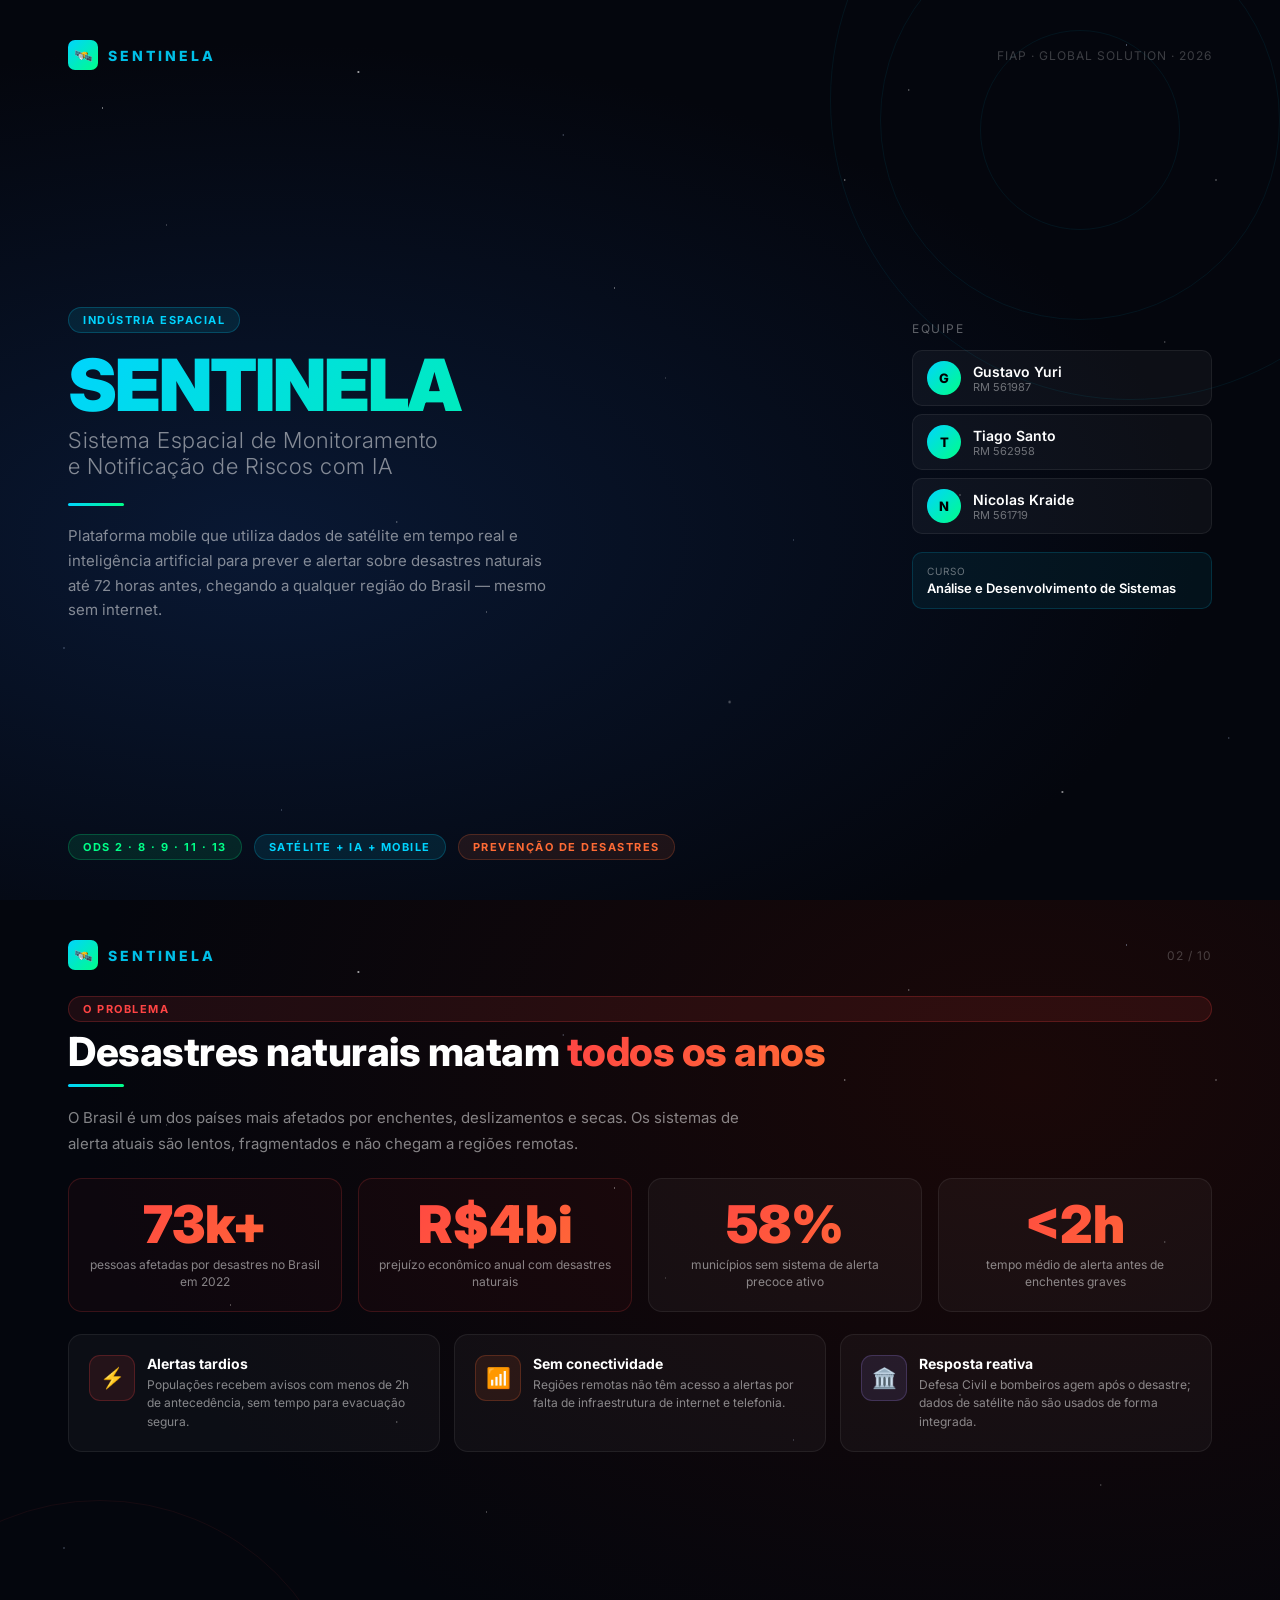
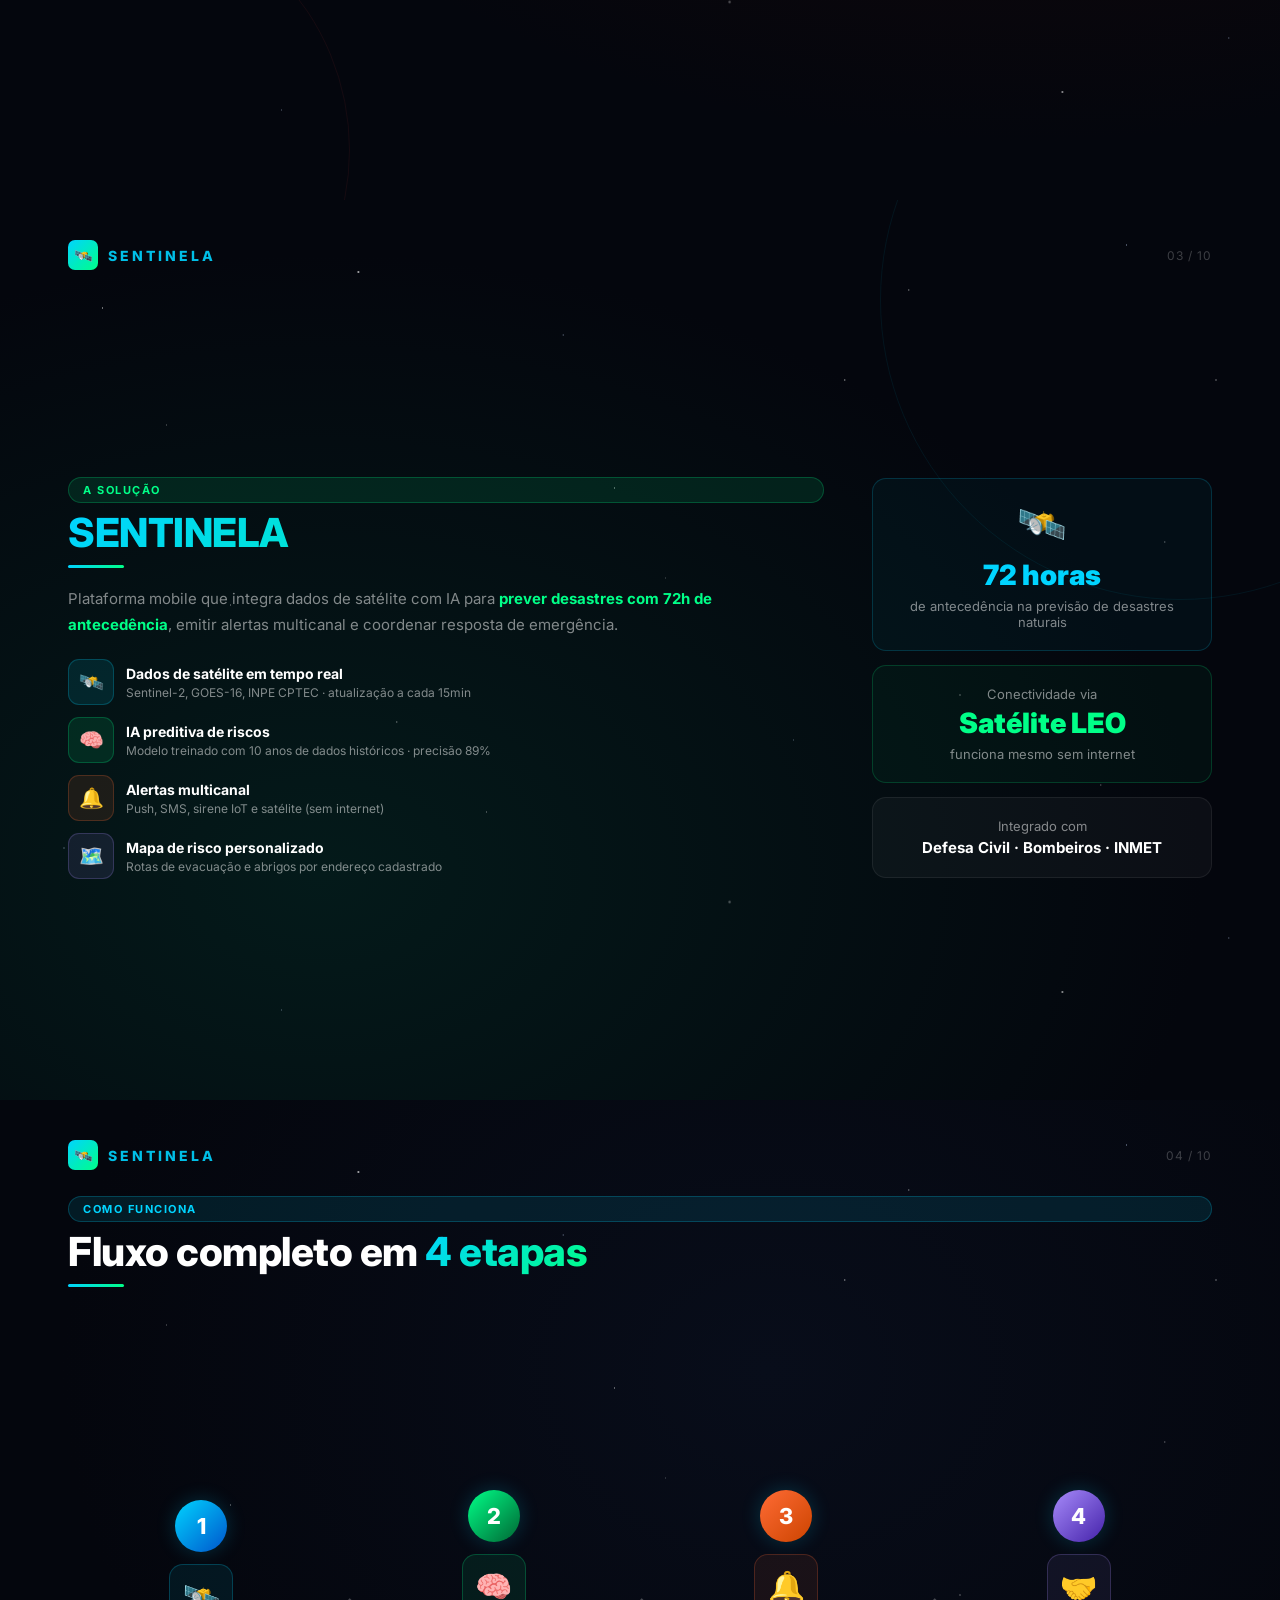
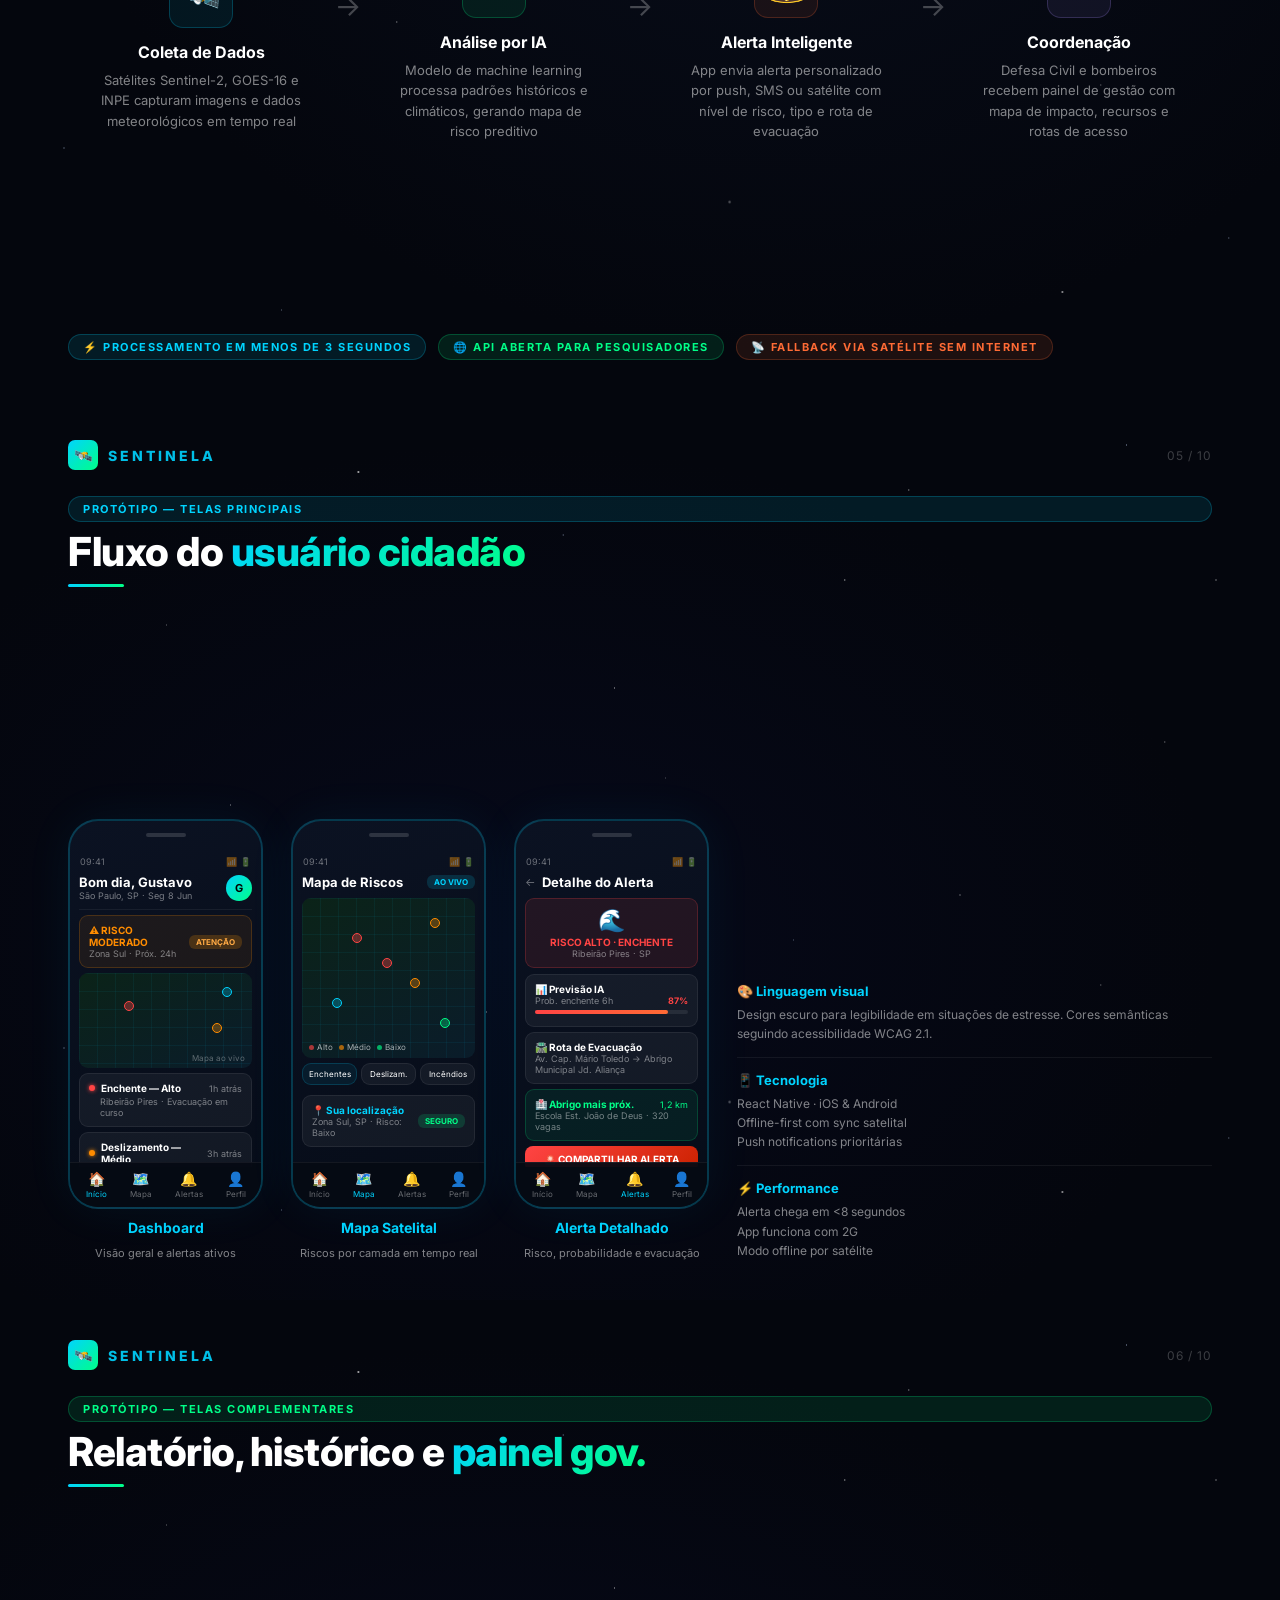
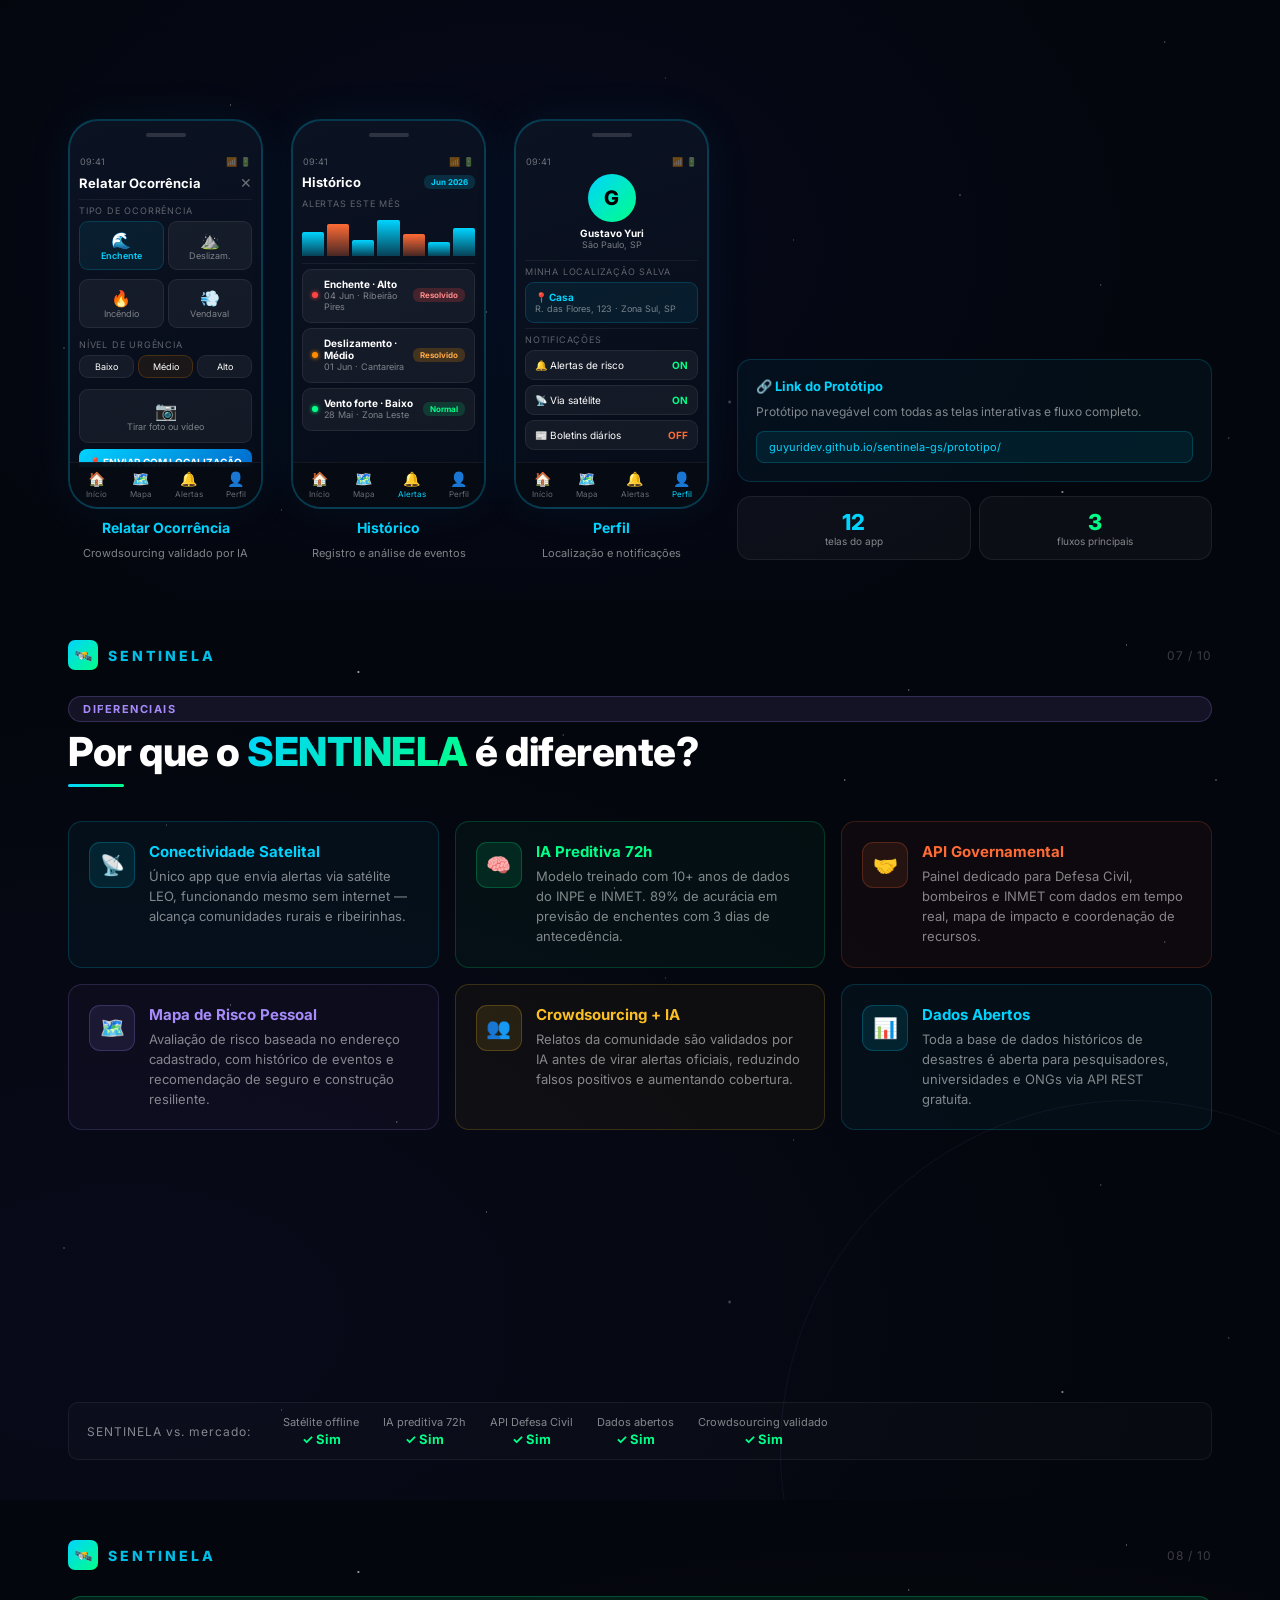
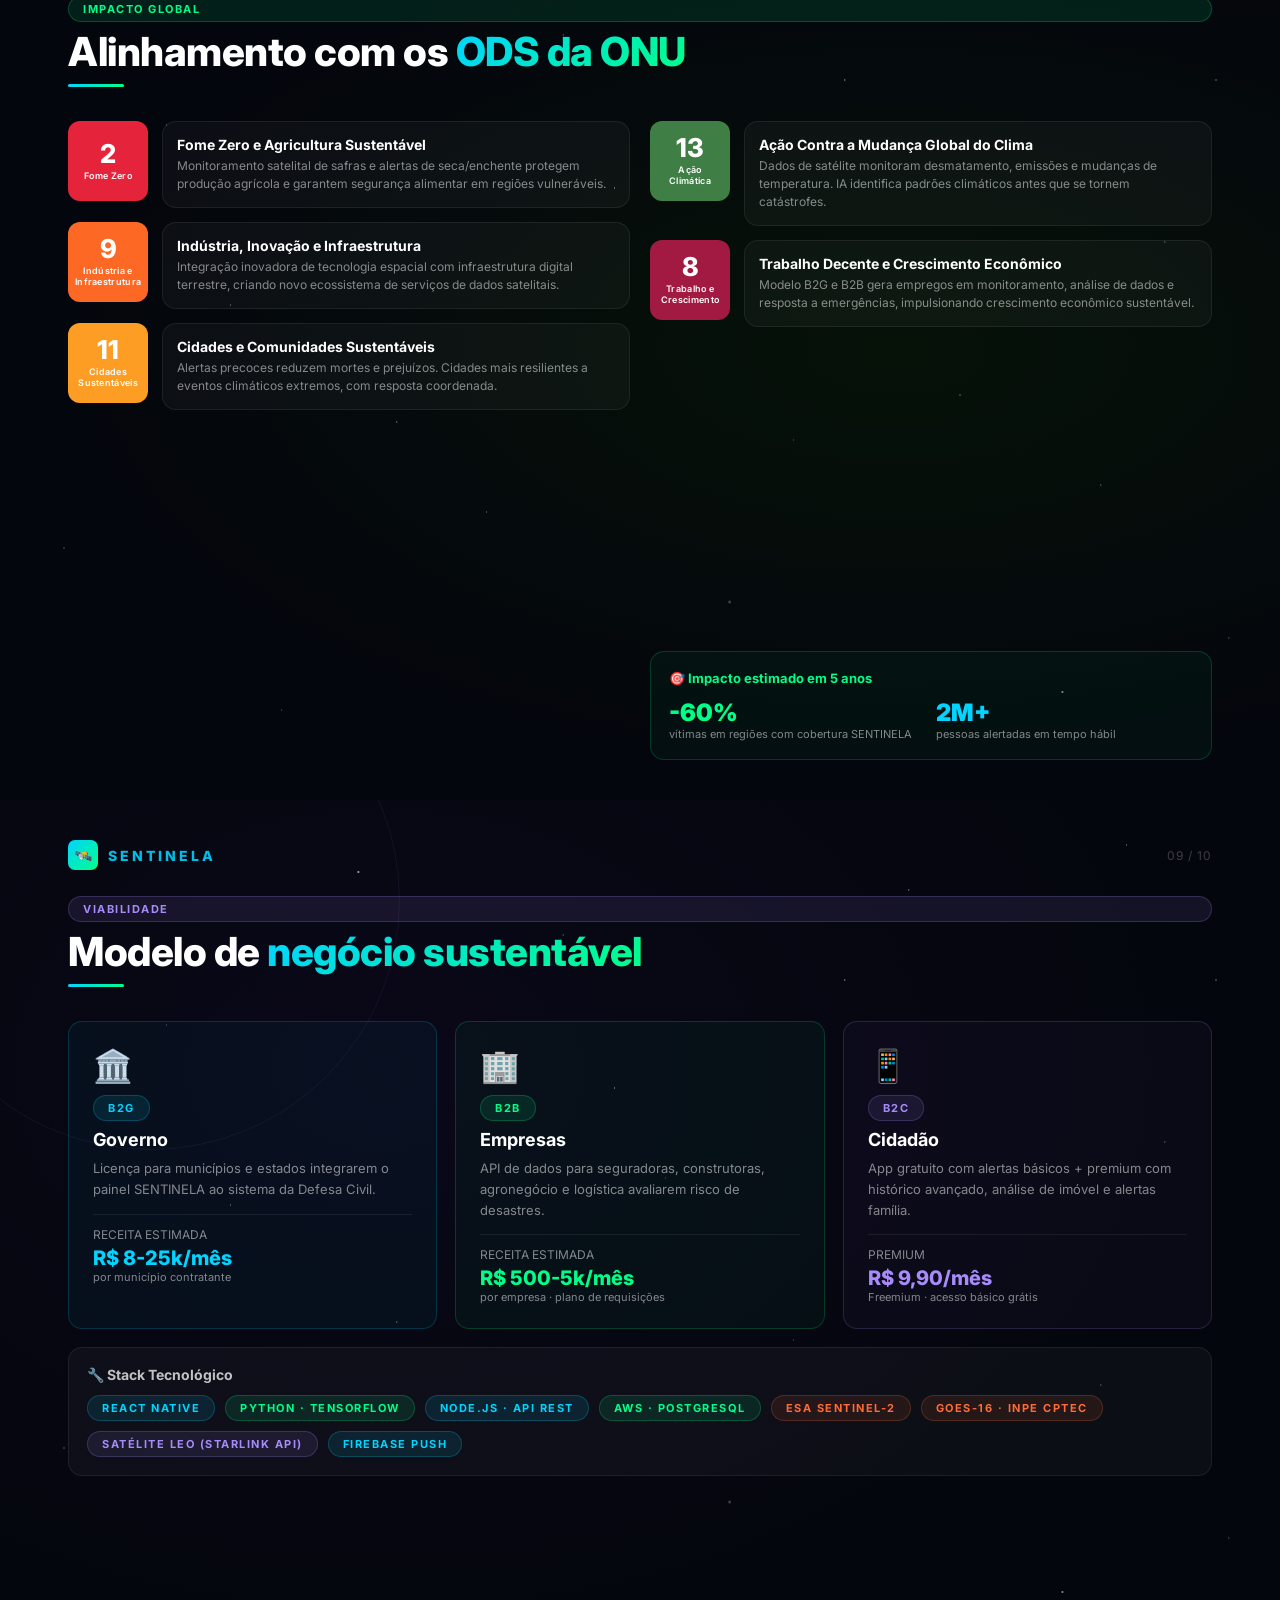
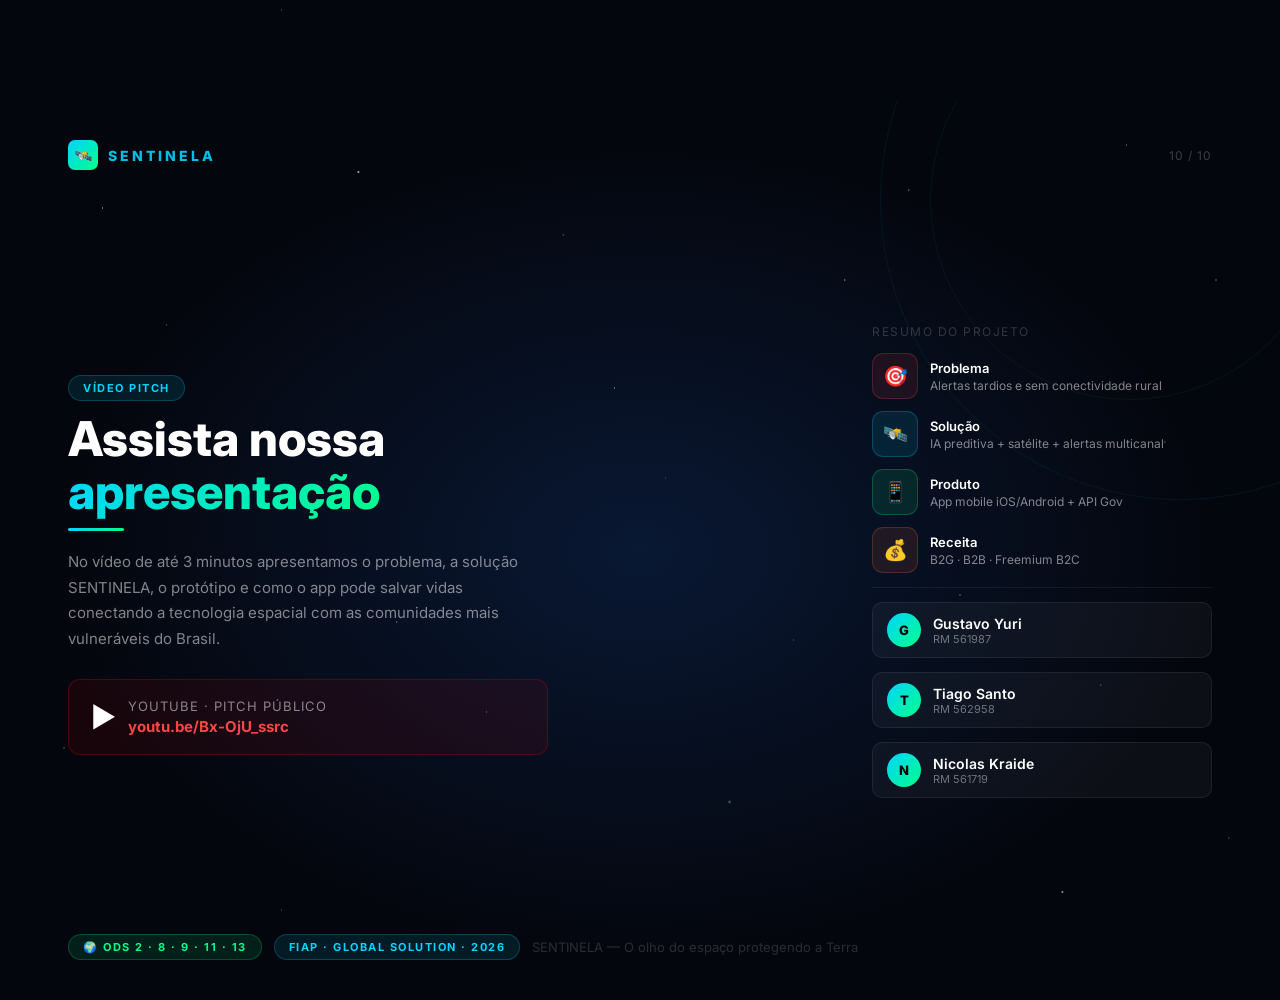
<file: index.html>
<!DOCTYPE html>
<html lang="pt-BR">
<head>
  <meta charset="UTF-8">
  <meta name="viewport" content="width=device-width, initial-scale=1.0">
  <title>SENTINELA — Global Solution FIAP 2026</title>
  <link rel="preconnect" href="https://fonts.googleapis.com">
  <link rel="preconnect" href="https://fonts.gstatic.com" crossorigin>
  <link href="https://fonts.googleapis.com/css2?family=Inter:wght@300;400;500;600;700;800;900&display=swap" rel="stylesheet">
  <link rel="stylesheet" href="css/style.css">
</head>
<body>

<div class="slide slide--cover">
  <div class="stars"></div>
  <div class="orbit orbit--lg"></div>
  <div class="orbit orbit--md"></div>
  <div class="orbit orbit--sm"></div>
  <div class="content">
    <header class="slide-header">
      <div class="logo">
        <div class="logo-icon">🛰️</div>
        <span class="logo-name">SENTINELA</span>
      </div>
      <span class="slide-label">FIAP · GLOBAL SOLUTION · 2026</span>
    </header>
    <main class="cover-main">
      <div class="cover-left">
        <span class="tag tag--blue">Indústria Espacial</span>
        <h1 class="cover-title gradient-text">SENTINELA</h1>
        <p class="cover-subtitle">Sistema Espacial de Monitoramento<br>e Notificação de Riscos com IA</p>
        <div class="accent-bar"></div>
        <p class="cover-desc">
          Plataforma mobile que utiliza dados de satélite em tempo real e inteligência artificial
          para prever e alertar sobre desastres naturais até 72 horas antes, chegando a qualquer
          região do Brasil — mesmo sem internet.
        </p>
      </div>
      <div class="cover-right">
        <p class="team-label">Equipe</p>
        <div class="member-card">
          <div class="member-avatar">G</div>
          <div>
            <p class="member-name">Gustavo Yuri</p>
            <p class="member-rm">RM 561987</p>
          </div>
        </div>
        <div class="member-card">
          <div class="member-avatar">T</div>
          <div>
            <p class="member-name">Tiago Santo</p>
            <p class="member-rm">RM 562958</p>
          </div>
        </div>
        <div class="member-card">
          <div class="member-avatar">N</div>
          <div>
            <p class="member-name">Nicolas Kraide</p>
            <p class="member-rm">RM 561719</p>
          </div>
        </div>
        <div class="course-badge">
          <p class="course-label">CURSO</p>
          <p class="course-name">Análise e Desenvolvimento de Sistemas</p>
        </div>
      </div>
    </main>
    <footer class="slide-footer">
      <span class="tag tag--green">ODS 2 · 8 · 9 · 11 · 13</span>
      <span class="tag tag--blue">Satélite + IA + Mobile</span>
      <span class="tag tag--orange">Prevenção de Desastres</span>
    </footer>
  </div>
</div>

<div class="slide slide--problem">
  <div class="stars"></div>
  <div class="orbit orbit--bottom-left orbit--red"></div>
  <div class="content">
    <header class="slide-header">
      <div class="logo">
        <div class="logo-icon">🛰️</div>
        <span class="logo-name">SENTINELA</span>
      </div>
      <span class="pg-num">02 / 10</span>
    </header>
    <span class="tag tag--red">O Problema</span>
    <h2 class="section-title">Desastres naturais matam <span class="gradient-text-red">todos os anos</span></h2>
    <div class="accent-bar"></div>
    <p class="section-desc">
      O Brasil é um dos países mais afetados por enchentes, deslizamentos e secas.
      Os sistemas de alerta atuais são lentos, fragmentados e não chegam a regiões remotas.
    </p>
    <div class="stats-grid">
      <div class="stat-box stat-box--red">
        <p class="stat-number stat-number--red">73k+</p>
        <p class="stat-label">pessoas afetadas por desastres no Brasil em 2022</p>
      </div>
      <div class="stat-box stat-box--red">
        <p class="stat-number stat-number--red">R$4bi</p>
        <p class="stat-label">prejuízo econômico anual com desastres naturais</p>
      </div>
      <div class="stat-box">
        <p class="stat-number stat-number--red">58%</p>
        <p class="stat-label">municípios sem sistema de alerta precoce ativo</p>
      </div>
      <div class="stat-box">
        <p class="stat-number stat-number--red">&lt;2h</p>
        <p class="stat-label">tempo médio de alerta antes de enchentes graves</p>
      </div>
    </div>
    <div class="pain-grid">
      <div class="pain-card">
        <div class="icon-box icon-box--red">⚡</div>
        <div>
          <p class="pain-title">Alertas tardios</p>
          <p class="pain-desc">Populações recebem avisos com menos de 2h de antecedência, sem tempo para evacuação segura.</p>
        </div>
      </div>
      <div class="pain-card">
        <div class="icon-box icon-box--orange">📶</div>
        <div>
          <p class="pain-title">Sem conectividade</p>
          <p class="pain-desc">Regiões remotas não têm acesso a alertas por falta de infraestrutura de internet e telefonia.</p>
        </div>
      </div>
      <div class="pain-card">
        <div class="icon-box icon-box--purple">🏛️</div>
        <div>
          <p class="pain-title">Resposta reativa</p>
          <p class="pain-desc">Defesa Civil e bombeiros agem após o desastre; dados de satélite não são usados de forma integrada.</p>
        </div>
      </div>
    </div>
  </div>
</div>

<div class="slide slide--solution">
  <div class="stars"></div>
  <div class="orbit orbit--top-right"></div>
  <div class="content">
    <header class="slide-header">
      <div class="logo">
        <div class="logo-icon">🛰️</div>
        <span class="logo-name">SENTINELA</span>
      </div>
      <span class="pg-num">03 / 10</span>
    </header>
    <div class="two-col">
      <div class="two-col__left">
        <span class="tag tag--green">A Solução</span>
        <h2 class="section-title gradient-text">SENTINELA</h2>
        <div class="accent-bar"></div>
        <p class="section-desc">
          Plataforma mobile que integra dados de satélite com IA para
          <strong class="highlight-green">prever desastres com 72h de antecedência</strong>,
          emitir alertas multicanal e coordenar resposta de emergência.
        </p>
        <div class="feature-list">
          <div class="feature-item">
            <div class="icon-box icon-box--blue">🛰️</div>
            <div>
              <p class="feature-title">Dados de satélite em tempo real</p>
              <p class="feature-desc">Sentinel-2, GOES-16, INPE CPTEC · atualização a cada 15min</p>
            </div>
          </div>
          <div class="feature-item">
            <div class="icon-box icon-box--green">🧠</div>
            <div>
              <p class="feature-title">IA preditiva de riscos</p>
              <p class="feature-desc">Modelo treinado com 10 anos de dados históricos · precisão 89%</p>
            </div>
          </div>
          <div class="feature-item">
            <div class="icon-box icon-box--orange">🔔</div>
            <div>
              <p class="feature-title">Alertas multicanal</p>
              <p class="feature-desc">Push, SMS, sirene IoT e satélite (sem internet)</p>
            </div>
          </div>
          <div class="feature-item">
            <div class="icon-box icon-box--purple">🗺️</div>
            <div>
              <p class="feature-title">Mapa de risco personalizado</p>
              <p class="feature-desc">Rotas de evacuação e abrigos por endereço cadastrado</p>
            </div>
          </div>
        </div>
      </div>
      <div class="two-col__right">
        <div class="highlight-card highlight-card--blue">
          <div class="highlight-card__icon">🛰️</div>
          <p class="highlight-card__number">72 horas</p>
          <p class="highlight-card__label">de antecedência na previsão de desastres naturais</p>
        </div>
        <div class="highlight-card highlight-card--green">
          <p class="highlight-card__sub">Conectividade via</p>
          <p class="highlight-card__number highlight-card__number--green">Satélite LEO</p>
          <p class="highlight-card__label">funciona mesmo sem internet</p>
        </div>
        <div class="highlight-card">
          <p class="highlight-card__sub">Integrado com</p>
          <p class="highlight-card__partners">Defesa Civil · Bombeiros · INMET</p>
        </div>
      </div>
    </div>
  </div>
</div>

<div class="slide slide--how">
  <div class="stars"></div>
  <div class="content">
    <header class="slide-header">
      <div class="logo">
        <div class="logo-icon">🛰️</div>
        <span class="logo-name">SENTINELA</span>
      </div>
      <span class="pg-num">04 / 10</span>
    </header>
    <span class="tag tag--blue">Como Funciona</span>
    <h2 class="section-title">Fluxo completo em <span class="gradient-text">4 etapas</span></h2>
    <div class="accent-bar"></div>
    <div class="flow-row">
      <div class="flow-step">
        <div class="flow-num flow-num--blue">1</div>
        <div class="flow-icon-box flow-icon-box--blue">🛰️</div>
        <p class="flow-title">Coleta de Dados</p>
        <p class="flow-desc">Satélites Sentinel-2, GOES-16 e INPE capturam imagens e dados meteorológicos em tempo real</p>
      </div>
      <div class="flow-arrow">→</div>
      <div class="flow-step">
        <div class="flow-num flow-num--green">2</div>
        <div class="flow-icon-box flow-icon-box--green">🧠</div>
        <p class="flow-title">Análise por IA</p>
        <p class="flow-desc">Modelo de machine learning processa padrões históricos e climáticos, gerando mapa de risco preditivo</p>
      </div>
      <div class="flow-arrow">→</div>
      <div class="flow-step">
        <div class="flow-num flow-num--orange">3</div>
        <div class="flow-icon-box flow-icon-box--orange">🔔</div>
        <p class="flow-title">Alerta Inteligente</p>
        <p class="flow-desc">App envia alerta personalizado por push, SMS ou satélite com nível de risco, tipo e rota de evacuação</p>
      </div>
      <div class="flow-arrow">→</div>
      <div class="flow-step">
        <div class="flow-num flow-num--purple">4</div>
        <div class="flow-icon-box flow-icon-box--purple">🤝</div>
        <p class="flow-title">Coordenação</p>
        <p class="flow-desc">Defesa Civil e bombeiros recebem painel de gestão com mapa de impacto, recursos e rotas de acesso</p>
      </div>
    </div>
    <div class="flow-tags">
      <span class="tag tag--blue">⚡ Processamento em menos de 3 segundos</span>
      <span class="tag tag--green">🌐 API aberta para pesquisadores</span>
      <span class="tag tag--orange">📡 Fallback via satélite sem internet</span>
    </div>
  </div>
</div>

<div class="slide slide--proto">
  <div class="stars"></div>
  <div class="content">
    <header class="slide-header">
      <div class="logo">
        <div class="logo-icon">🛰️</div>
        <span class="logo-name">SENTINELA</span>
      </div>
      <span class="pg-num">05 / 10</span>
    </header>
    <span class="tag tag--blue">Protótipo — Telas Principais</span>
    <h2 class="section-title">Fluxo do <span class="gradient-text">usuário cidadão</span></h2>
    <div class="accent-bar"></div>
    <div class="phones-row">
      <div class="phone-wrap">
        <div class="phone">
          <div class="phone-notch"></div>
          <div class="phone-screen">
            <div class="ph-status"><span>09:41</span><span>📶 🔋</span></div>
            <div class="ph-topbar">
              <div>
                <p class="ph-heading">Bom dia, Gustavo</p>
                <p class="ph-tiny">São Paulo, SP · Seg 8 Jun</p>
              </div>
              <div class="ph-avatar">G</div>
            </div>
            <div class="ph-divider"></div>
            <div class="ph-card ph-card--orange">
              <div class="ph-row">
                <div>
                  <p class="ph-bold ph-bold--orange">⚠ RISCO MODERADO</p>
                  <p class="ph-tiny">Zona Sul · Próx. 24h</p>
                </div>
                <span class="ph-badge ph-badge--orange">ATENÇÃO</span>
              </div>
            </div>
            <div class="ph-map">
              <div class="ph-map-grid"></div>
              <div class="ph-pin ph-pin--red"></div>
              <div class="ph-pin ph-pin--orange"></div>
              <div class="ph-pin ph-pin--blue"></div>
              <p class="ph-map-label">Mapa ao vivo</p>
            </div>
            <div class="ph-card">
              <div class="ph-row ph-row--mb">
                <div class="ph-dot ph-dot--red"></div>
                <p class="ph-bold ph-row__flex">Enchente — Alto</p>
                <p class="ph-tiny">1h atrás</p>
              </div>
              <p class="ph-tiny ph-tiny--indent">Ribeirão Pires · Evacuação em curso</p>
            </div>
            <div class="ph-card">
              <div class="ph-row ph-row--mb">
                <div class="ph-dot ph-dot--orange"></div>
                <p class="ph-bold ph-row__flex">Deslizamento — Médio</p>
                <p class="ph-tiny">3h atrás</p>
              </div>
              <p class="ph-tiny ph-tiny--indent">Serra da Cantareira · Monitorando</p>
            </div>
          </div>
          <div class="ph-nav">
            <div class="ph-nav-item"><span class="ph-nav-ico">🏠</span><span class="ph-nav-lbl ph-nav-lbl--active">Início</span></div>
            <div class="ph-nav-item"><span class="ph-nav-ico">🗺️</span><span class="ph-nav-lbl">Mapa</span></div>
            <div class="ph-nav-item"><span class="ph-nav-ico">🔔</span><span class="ph-nav-lbl">Alertas</span></div>
            <div class="ph-nav-item"><span class="ph-nav-ico">👤</span><span class="ph-nav-lbl">Perfil</span></div>
          </div>
        </div>
        <p class="phone-title">Dashboard</p>
        <p class="phone-sub">Visão geral e alertas ativos</p>
      </div>

      <div class="phone-wrap">
        <div class="phone">
          <div class="phone-notch"></div>
          <div class="phone-screen">
            <div class="ph-status"><span>09:41</span><span>📶 🔋</span></div>
            <div class="ph-topbar">
              <p class="ph-heading">Mapa de Riscos</p>
              <span class="ph-badge ph-badge--blue">AO VIVO</span>
            </div>
            <div class="ph-map ph-map--tall">
              <div class="ph-map-grid"></div>
              <div class="ph-pin ph-pin--red" style="top:35px;left:50px;"></div>
              <div class="ph-pin ph-pin--red" style="top:60px;left:80px;"></div>
              <div class="ph-pin ph-pin--orange" style="top:20px;right:35px;"></div>
              <div class="ph-pin ph-pin--orange" style="top:80px;right:55px;"></div>
              <div class="ph-pin ph-pin--blue" style="top:100px;left:30px;"></div>
              <div class="ph-pin ph-pin--green" style="top:120px;right:25px;"></div>
              <div class="ph-map-legend">
                <span class="legend-item legend-item--red">Alto</span>
                <span class="legend-item legend-item--orange">Médio</span>
                <span class="legend-item legend-item--green">Baixo</span>
              </div>
            </div>
            <div class="ph-layer-row">
              <div class="ph-card ph-card--blue ph-layer">Enchentes</div>
              <div class="ph-card ph-layer">Deslizam.</div>
              <div class="ph-card ph-layer">Incêndios</div>
            </div>
            <div class="ph-card">
              <div class="ph-row">
                <div>
                  <p class="ph-bold ph-bold--blue">📍 Sua localização</p>
                  <p class="ph-tiny">Zona Sul, SP · Risco: Baixo</p>
                </div>
                <span class="ph-badge ph-badge--green">SEGURO</span>
              </div>
            </div>
          </div>
          <div class="ph-nav">
            <div class="ph-nav-item"><span class="ph-nav-ico">🏠</span><span class="ph-nav-lbl">Início</span></div>
            <div class="ph-nav-item"><span class="ph-nav-ico">🗺️</span><span class="ph-nav-lbl ph-nav-lbl--active">Mapa</span></div>
            <div class="ph-nav-item"><span class="ph-nav-ico">🔔</span><span class="ph-nav-lbl">Alertas</span></div>
            <div class="ph-nav-item"><span class="ph-nav-ico">👤</span><span class="ph-nav-lbl">Perfil</span></div>
          </div>
        </div>
        <p class="phone-title">Mapa Satelital</p>
        <p class="phone-sub">Riscos por camada em tempo real</p>
      </div>

      <div class="phone-wrap">
        <div class="phone">
          <div class="phone-notch"></div>
          <div class="phone-screen">
            <div class="ph-status"><span>09:41</span><span>📶 🔋</span></div>
            <div class="ph-back-row">
              <span class="ph-back">←</span>
              <p class="ph-heading">Detalhe do Alerta</p>
            </div>
            <div class="ph-card ph-card--red ph-alert-header">
              <span class="ph-alert-icon">🌊</span>
              <p class="ph-bold ph-bold--red">RISCO ALTO · ENCHENTE</p>
              <p class="ph-tiny">Ribeirão Pires · SP</p>
            </div>
            <div class="ph-card">
              <p class="ph-bold">📊 Previsão IA</p>
              <div class="ph-prob-row">
                <p class="ph-tiny">Prob. enchente 6h</p>
                <p class="ph-tiny ph-tiny--red">87%</p>
              </div>
              <div class="ph-progress">
                <div class="ph-progress-fill"></div>
              </div>
            </div>
            <div class="ph-card">
              <p class="ph-bold">🛣️ Rota de Evacuação</p>
              <p class="ph-tiny">Av. Cap. Mário Toledo → Abrigo Municipal Jd. Aliança</p>
            </div>
            <div class="ph-card ph-card--green">
              <div class="ph-row">
                <p class="ph-bold ph-bold--green">🏥 Abrigo mais próx.</p>
                <p class="ph-tiny ph-tiny--green">1,2 km</p>
              </div>
              <p class="ph-tiny">Escola Est. João de Deus · 320 vagas</p>
            </div>
            <div class="ph-btn ph-btn--red">🚨 COMPARTILHAR ALERTA</div>
          </div>
          <div class="ph-nav">
            <div class="ph-nav-item"><span class="ph-nav-ico">🏠</span><span class="ph-nav-lbl">Início</span></div>
            <div class="ph-nav-item"><span class="ph-nav-ico">🗺️</span><span class="ph-nav-lbl">Mapa</span></div>
            <div class="ph-nav-item"><span class="ph-nav-ico">🔔</span><span class="ph-nav-lbl ph-nav-lbl--active">Alertas</span></div>
            <div class="ph-nav-item"><span class="ph-nav-ico">👤</span><span class="ph-nav-lbl">Perfil</span></div>
          </div>
        </div>
        <p class="phone-title">Alerta Detalhado</p>
        <p class="phone-sub">Risco, probabilidade e evacuação</p>
      </div>

      <div class="proto-info">
        <div class="proto-block">
          <p class="proto-block__title">🎨 Linguagem visual</p>
          <p class="proto-block__text">Design escuro para legibilidade em situações de estresse. Cores semânticas seguindo acessibilidade WCAG 2.1.</p>
        </div>
        <div class="proto-divider"></div>
        <div class="proto-block">
          <p class="proto-block__title">📱 Tecnologia</p>
          <p class="proto-block__text">React Native · iOS &amp; Android<br>Offline-first com sync satelital<br>Push notifications prioritárias</p>
        </div>
        <div class="proto-divider"></div>
        <div class="proto-block">
          <p class="proto-block__title">⚡ Performance</p>
          <p class="proto-block__text">Alerta chega em &lt;8 segundos<br>App funciona com 2G<br>Modo offline por satélite</p>
        </div>
      </div>
    </div>
  </div>
</div>

<div class="slide slide--proto">
  <div class="stars"></div>
  <div class="content">
    <header class="slide-header">
      <div class="logo">
        <div class="logo-icon">🛰️</div>
        <span class="logo-name">SENTINELA</span>
      </div>
      <span class="pg-num">06 / 10</span>
    </header>
    <span class="tag tag--green">Protótipo — Telas Complementares</span>
    <h2 class="section-title">Relatório, histórico e <span class="gradient-text">painel gov.</span></h2>
    <div class="accent-bar"></div>
    <div class="phones-row">
      <div class="phone-wrap">
        <div class="phone">
          <div class="phone-notch"></div>
          <div class="phone-screen">
            <div class="ph-status"><span>09:41</span><span>📶 🔋</span></div>
            <div class="ph-topbar">
              <p class="ph-heading">Relatar Ocorrência</p>
              <span class="ph-close">✕</span>
            </div>
            <div class="ph-divider"></div>
            <p class="ph-section-label">TIPO DE OCORRÊNCIA</p>
            <div class="ph-type-grid">
              <div class="ph-card ph-card--blue ph-type-item">
                <span>🌊</span>
                <p class="ph-tiny ph-tiny--blue">Enchente</p>
              </div>
              <div class="ph-card ph-type-item">
                <span>⛰️</span>
                <p class="ph-tiny">Deslizam.</p>
              </div>
              <div class="ph-card ph-type-item">
                <span>🔥</span>
                <p class="ph-tiny">Incêndio</p>
              </div>
              <div class="ph-card ph-type-item">
                <span>💨</span>
                <p class="ph-tiny">Vendaval</p>
              </div>
            </div>
            <p class="ph-section-label">NÍVEL DE URGÊNCIA</p>
            <div class="ph-level-row">
              <div class="ph-card ph-level">Baixo</div>
              <div class="ph-card ph-card--orange ph-level">Médio</div>
              <div class="ph-card ph-level">Alto</div>
            </div>
            <div class="ph-card ph-photo-card">
              <span>📷</span>
              <p class="ph-tiny">Tirar foto ou vídeo</p>
            </div>
            <div class="ph-btn">📍 ENVIAR COM LOCALIZAÇÃO</div>
          </div>
          <div class="ph-nav">
            <div class="ph-nav-item"><span class="ph-nav-ico">🏠</span><span class="ph-nav-lbl">Início</span></div>
            <div class="ph-nav-item"><span class="ph-nav-ico">🗺️</span><span class="ph-nav-lbl">Mapa</span></div>
            <div class="ph-nav-item"><span class="ph-nav-ico">🔔</span><span class="ph-nav-lbl">Alertas</span></div>
            <div class="ph-nav-item"><span class="ph-nav-ico">👤</span><span class="ph-nav-lbl">Perfil</span></div>
          </div>
        </div>
        <p class="phone-title">Relatar Ocorrência</p>
        <p class="phone-sub">Crowdsourcing validado por IA</p>
      </div>

      <div class="phone-wrap">
        <div class="phone">
          <div class="phone-notch"></div>
          <div class="phone-screen">
            <div class="ph-status"><span>09:41</span><span>📶 🔋</span></div>
            <div class="ph-topbar">
              <p class="ph-heading">Histórico</p>
              <span class="ph-badge ph-badge--blue">Jun 2026</span>
            </div>
            <p class="ph-section-label">ALERTAS ESTE MÊS</p>
            <div class="ph-bars">
              <div class="ph-bar ph-bar--blue" style="height:60%;"></div>
              <div class="ph-bar ph-bar--orange" style="height:80%;"></div>
              <div class="ph-bar ph-bar--blue" style="height:40%;"></div>
              <div class="ph-bar ph-bar--blue" style="height:90%;"></div>
              <div class="ph-bar ph-bar--orange" style="height:55%;"></div>
              <div class="ph-bar ph-bar--blue" style="height:35%;"></div>
              <div class="ph-bar ph-bar--blue" style="height:70%;"></div>
            </div>
            <div class="ph-divider"></div>
            <div class="ph-card">
              <div class="ph-row ph-row--mb">
                <div class="ph-dot ph-dot--red"></div>
                <div class="ph-row__flex">
                  <p class="ph-bold">Enchente · Alto</p>
                  <p class="ph-tiny">04 Jun · Ribeirão Pires</p>
                </div>
                <span class="ph-badge ph-badge--red">Resolvido</span>
              </div>
            </div>
            <div class="ph-card">
              <div class="ph-row ph-row--mb">
                <div class="ph-dot ph-dot--orange"></div>
                <div class="ph-row__flex">
                  <p class="ph-bold">Deslizamento · Médio</p>
                  <p class="ph-tiny">01 Jun · Cantareira</p>
                </div>
                <span class="ph-badge ph-badge--orange">Resolvido</span>
              </div>
            </div>
            <div class="ph-card">
              <div class="ph-row ph-row--mb">
                <div class="ph-dot ph-dot--green"></div>
                <div class="ph-row__flex">
                  <p class="ph-bold">Vento forte · Baixo</p>
                  <p class="ph-tiny">28 Mai · Zona Leste</p>
                </div>
                <span class="ph-badge ph-badge--green">Normal</span>
              </div>
            </div>
          </div>
          <div class="ph-nav">
            <div class="ph-nav-item"><span class="ph-nav-ico">🏠</span><span class="ph-nav-lbl">Início</span></div>
            <div class="ph-nav-item"><span class="ph-nav-ico">🗺️</span><span class="ph-nav-lbl">Mapa</span></div>
            <div class="ph-nav-item"><span class="ph-nav-ico">🔔</span><span class="ph-nav-lbl ph-nav-lbl--active">Alertas</span></div>
            <div class="ph-nav-item"><span class="ph-nav-ico">👤</span><span class="ph-nav-lbl">Perfil</span></div>
          </div>
        </div>
        <p class="phone-title">Histórico</p>
        <p class="phone-sub">Registro e análise de eventos</p>
      </div>

      <div class="phone-wrap">
        <div class="phone">
          <div class="phone-notch"></div>
          <div class="phone-screen">
            <div class="ph-status"><span>09:41</span><span>📶 🔋</span></div>
            <div class="ph-profile-header">
              <div class="ph-profile-avatar">G</div>
              <p class="ph-bold">Gustavo Yuri</p>
              <p class="ph-tiny">São Paulo, SP</p>
            </div>
            <div class="ph-divider"></div>
            <p class="ph-section-label">MINHA LOCALIZAÇÃO SALVA</p>
            <div class="ph-card ph-card--blue">
              <p class="ph-bold ph-bold--blue">📍 Casa</p>
              <p class="ph-tiny">R. das Flores, 123 · Zona Sul, SP</p>
            </div>
            <div class="ph-divider"></div>
            <p class="ph-section-label">NOTIFICAÇÕES</p>
            <div class="ph-card">
              <div class="ph-row"><p class="ph-text">🔔 Alertas de risco</p><p class="ph-toggle ph-toggle--on">ON</p></div>
            </div>
            <div class="ph-card">
              <div class="ph-row"><p class="ph-text">📡 Via satélite</p><p class="ph-toggle ph-toggle--on">ON</p></div>
            </div>
            <div class="ph-card">
              <div class="ph-row"><p class="ph-text">📰 Boletins diários</p><p class="ph-toggle ph-toggle--off">OFF</p></div>
            </div>
          </div>
          <div class="ph-nav">
            <div class="ph-nav-item"><span class="ph-nav-ico">🏠</span><span class="ph-nav-lbl">Início</span></div>
            <div class="ph-nav-item"><span class="ph-nav-ico">🗺️</span><span class="ph-nav-lbl">Mapa</span></div>
            <div class="ph-nav-item"><span class="ph-nav-ico">🔔</span><span class="ph-nav-lbl">Alertas</span></div>
            <div class="ph-nav-item"><span class="ph-nav-ico">👤</span><span class="ph-nav-lbl ph-nav-lbl--active">Perfil</span></div>
          </div>
        </div>
        <p class="phone-title">Perfil</p>
        <p class="phone-sub">Localização e notificações</p>
      </div>

      <div class="proto-info">
        <div class="proto-link-card">
          <p class="proto-link-card__title">🔗 Link do Protótipo</p>
          <p class="proto-link-card__desc">Protótipo navegável com todas as telas interativas e fluxo completo.</p>
          <a class="proto-link-card__url" href="https://guyuridev.github.io/sentinela-gs/prototipo/" target="_blank">guyuridev.github.io/sentinela-gs/prototipo/</a>
        </div>
        <div class="proto-stats">
          <div class="proto-stat">
            <p class="proto-stat__num">12</p>
            <p class="proto-stat__lbl">telas do app</p>
          </div>
          <div class="proto-stat">
            <p class="proto-stat__num proto-stat__num--green">3</p>
            <p class="proto-stat__lbl">fluxos principais</p>
          </div>
        </div>
      </div>
    </div>
  </div>
</div>

<div class="slide slide--diff">
  <div class="stars"></div>
  <div class="orbit orbit--bottom-right orbit--purple"></div>
  <div class="content">
    <header class="slide-header">
      <div class="logo">
        <div class="logo-icon">🛰️</div>
        <span class="logo-name">SENTINELA</span>
      </div>
      <span class="pg-num">07 / 10</span>
    </header>
    <span class="tag tag--purple">Diferenciais</span>
    <h2 class="section-title">Por que o <span class="gradient-text">SENTINELA</span> é diferente?</h2>
    <div class="accent-bar"></div>
    <div class="diff-grid">
      <div class="diff-card diff-card--blue">
        <div class="icon-box icon-box--blue">📡</div>
        <div>
          <p class="diff-title diff-title--blue">Conectividade Satelital</p>
          <p class="diff-desc">Único app que envia alertas via satélite LEO, funcionando mesmo sem internet — alcança comunidades rurais e ribeirinhas.</p>
        </div>
      </div>
      <div class="diff-card diff-card--green">
        <div class="icon-box icon-box--green">🧠</div>
        <div>
          <p class="diff-title diff-title--green">IA Preditiva 72h</p>
          <p class="diff-desc">Modelo treinado com 10+ anos de dados do INPE e INMET. 89% de acurácia em previsão de enchentes com 3 dias de antecedência.</p>
        </div>
      </div>
      <div class="diff-card diff-card--orange">
        <div class="icon-box icon-box--orange">🤝</div>
        <div>
          <p class="diff-title diff-title--orange">API Governamental</p>
          <p class="diff-desc">Painel dedicado para Defesa Civil, bombeiros e INMET com dados em tempo real, mapa de impacto e coordenação de recursos.</p>
        </div>
      </div>
      <div class="diff-card diff-card--purple">
        <div class="icon-box icon-box--purple">🗺️</div>
        <div>
          <p class="diff-title diff-title--purple">Mapa de Risco Pessoal</p>
          <p class="diff-desc">Avaliação de risco baseada no endereço cadastrado, com histórico de eventos e recomendação de seguro e construção resiliente.</p>
        </div>
      </div>
      <div class="diff-card diff-card--yellow">
        <div class="icon-box icon-box--yellow">👥</div>
        <div>
          <p class="diff-title diff-title--yellow">Crowdsourcing + IA</p>
          <p class="diff-desc">Relatos da comunidade são validados por IA antes de virar alertas oficiais, reduzindo falsos positivos e aumentando cobertura.</p>
        </div>
      </div>
      <div class="diff-card diff-card--blue">
        <div class="icon-box icon-box--blue">📊</div>
        <div>
          <p class="diff-title diff-title--blue">Dados Abertos</p>
          <p class="diff-desc">Toda a base de dados históricos de desastres é aberta para pesquisadores, universidades e ONGs via API REST gratuita.</p>
        </div>
      </div>
    </div>
    <div class="vs-bar">
      <span class="vs-label">SENTINELA vs. mercado:</span>
      <div class="vs-items">
        <div class="vs-item"><p class="vs-item__label">Satélite offline</p><p class="vs-item__value">✓ Sim</p></div>
        <div class="vs-item"><p class="vs-item__label">IA preditiva 72h</p><p class="vs-item__value">✓ Sim</p></div>
        <div class="vs-item"><p class="vs-item__label">API Defesa Civil</p><p class="vs-item__value">✓ Sim</p></div>
        <div class="vs-item"><p class="vs-item__label">Dados abertos</p><p class="vs-item__value">✓ Sim</p></div>
        <div class="vs-item"><p class="vs-item__label">Crowdsourcing validado</p><p class="vs-item__value">✓ Sim</p></div>
      </div>
    </div>
  </div>
</div>

<div class="slide slide--ods">
  <div class="stars"></div>
  <div class="content">
    <header class="slide-header">
      <div class="logo">
        <div class="logo-icon">🛰️</div>
        <span class="logo-name">SENTINELA</span>
      </div>
      <span class="pg-num">08 / 10</span>
    </header>
    <span class="tag tag--green">Impacto Global</span>
    <h2 class="section-title">Alinhamento com os <span class="gradient-text">ODS da ONU</span></h2>
    <div class="accent-bar"></div>
    <div class="ods-layout">
      <div class="ods-col">
        <div class="ods-row">
          <div class="ods-badge" style="background:#e5243b;">
            <span class="ods-num">2</span>
            <span class="ods-lbl">Fome Zero</span>
          </div>
          <div class="card ods-card">
            <p class="ods-card__title">Fome Zero e Agricultura Sustentável</p>
            <p class="ods-card__desc">Monitoramento satelital de safras e alertas de seca/enchente protegem produção agrícola e garantem segurança alimentar em regiões vulneráveis.</p>
          </div>
        </div>
        <div class="ods-row">
          <div class="ods-badge" style="background:#fd6925;">
            <span class="ods-num">9</span>
            <span class="ods-lbl">Indústria e Infraestrutura</span>
          </div>
          <div class="card ods-card">
            <p class="ods-card__title">Indústria, Inovação e Infraestrutura</p>
            <p class="ods-card__desc">Integração inovadora de tecnologia espacial com infraestrutura digital terrestre, criando novo ecossistema de serviços de dados satelitais.</p>
          </div>
        </div>
        <div class="ods-row">
          <div class="ods-badge" style="background:#fd9d24;">
            <span class="ods-num">11</span>
            <span class="ods-lbl">Cidades Sustentáveis</span>
          </div>
          <div class="card ods-card">
            <p class="ods-card__title">Cidades e Comunidades Sustentáveis</p>
            <p class="ods-card__desc">Alertas precoces reduzem mortes e prejuízos. Cidades mais resilientes a eventos climáticos extremos, com resposta coordenada.</p>
          </div>
        </div>
      </div>
      <div class="ods-col">
        <div class="ods-row">
          <div class="ods-badge" style="background:#3f7e44;">
            <span class="ods-num">13</span>
            <span class="ods-lbl">Ação Climática</span>
          </div>
          <div class="card ods-card">
            <p class="ods-card__title">Ação Contra a Mudança Global do Clima</p>
            <p class="ods-card__desc">Dados de satélite monitoram desmatamento, emissões e mudanças de temperatura. IA identifica padrões climáticos antes que se tornem catástrofes.</p>
          </div>
        </div>
        <div class="ods-row">
          <div class="ods-badge" style="background:#a21942;">
            <span class="ods-num">8</span>
            <span class="ods-lbl">Trabalho e Crescimento</span>
          </div>
          <div class="card ods-card">
            <p class="ods-card__title">Trabalho Decente e Crescimento Econômico</p>
            <p class="ods-card__desc">Modelo B2G e B2B gera empregos em monitoramento, análise de dados e resposta a emergências, impulsionando crescimento econômico sustentável.</p>
          </div>
        </div>
        <div class="card ods-impact">
          <p class="ods-impact__title">🎯 Impacto estimado em 5 anos</p>
          <div class="ods-impact__stats">
            <div>
              <p class="ods-impact__num ods-impact__num--green">-60%</p>
              <p class="ods-impact__lbl">vítimas em regiões com cobertura SENTINELA</p>
            </div>
            <div>
              <p class="ods-impact__num ods-impact__num--blue">2M+</p>
              <p class="ods-impact__lbl">pessoas alertadas em tempo hábil</p>
            </div>
          </div>
        </div>
      </div>
    </div>
  </div>
</div>

<div class="slide slide--biz">
  <div class="stars"></div>
  <div class="orbit orbit--top-left orbit--purple"></div>
  <div class="content">
    <header class="slide-header">
      <div class="logo">
        <div class="logo-icon">🛰️</div>
        <span class="logo-name">SENTINELA</span>
      </div>
      <span class="pg-num">09 / 10</span>
    </header>
    <span class="tag tag--purple">Viabilidade</span>
    <h2 class="section-title">Modelo de <span class="gradient-text">negócio sustentável</span></h2>
    <div class="accent-bar"></div>
    <div class="biz-grid">
      <div class="biz-card biz-card--blue">
        <span class="biz-icon">🏛️</span>
        <span class="tag tag--blue">B2G</span>
        <p class="biz-title">Governo</p>
        <p class="biz-desc">Licença para municípios e estados integrarem o painel SENTINELA ao sistema da Defesa Civil.</p>
        <div class="biz-revenue">
          <p class="biz-revenue__label">RECEITA ESTIMADA</p>
          <p class="biz-revenue__value biz-revenue__value--blue">R$ 8-25k/mês</p>
          <p class="biz-revenue__detail">por município contratante</p>
        </div>
      </div>
      <div class="biz-card biz-card--green">
        <span class="biz-icon">🏢</span>
        <span class="tag tag--green">B2B</span>
        <p class="biz-title">Empresas</p>
        <p class="biz-desc">API de dados para seguradoras, construtoras, agronegócio e logística avaliarem risco de desastres.</p>
        <div class="biz-revenue">
          <p class="biz-revenue__label">RECEITA ESTIMADA</p>
          <p class="biz-revenue__value biz-revenue__value--green">R$ 500-5k/mês</p>
          <p class="biz-revenue__detail">por empresa · plano de requisições</p>
        </div>
      </div>
      <div class="biz-card biz-card--purple">
        <span class="biz-icon">📱</span>
        <span class="tag tag--purple">B2C</span>
        <p class="biz-title">Cidadão</p>
        <p class="biz-desc">App gratuito com alertas básicos + premium com histórico avançado, análise de imóvel e alertas família.</p>
        <div class="biz-revenue">
          <p class="biz-revenue__label">PREMIUM</p>
          <p class="biz-revenue__value biz-revenue__value--purple">R$ 9,90/mês</p>
          <p class="biz-revenue__detail">Freemium · acesso básico grátis</p>
        </div>
      </div>
    </div>
    <div class="tech-stack">
      <p class="tech-stack__label">🔧 Stack Tecnológico</p>
      <div class="tech-stack__tags">
        <span class="tag tag--blue">React Native</span>
        <span class="tag tag--green">Python · TensorFlow</span>
        <span class="tag tag--blue">Node.js · API REST</span>
        <span class="tag tag--green">AWS · PostgreSQL</span>
        <span class="tag tag--orange">ESA Sentinel-2</span>
        <span class="tag tag--orange">GOES-16 · INPE CPTEC</span>
        <span class="tag tag--purple">Satélite LEO (Starlink API)</span>
        <span class="tag tag--blue">Firebase Push</span>
      </div>
    </div>
  </div>
</div>

<div class="slide slide--pitch">
  <div class="stars"></div>
  <div class="orbit orbit--top-right"></div>
  <div class="orbit orbit--md orbit--green" style="top:-100px;right:-50px;"></div>
  <div class="content">
    <header class="slide-header">
      <div class="logo">
        <div class="logo-icon">🛰️</div>
        <span class="logo-name">SENTINELA</span>
      </div>
      <span class="pg-num">10 / 10</span>
    </header>
    <main class="pitch-main">
      <div class="pitch-left">
        <span class="tag tag--blue">Vídeo Pitch</span>
        <h2 class="pitch-title">Assista nossa<br><span class="gradient-text">apresentação</span></h2>
        <div class="accent-bar"></div>
        <p class="pitch-desc">
          No vídeo de até 3 minutos apresentamos o problema, a solução SENTINELA,
          o protótipo e como o app pode salvar vidas conectando a tecnologia espacial
          com as comunidades mais vulneráveis do Brasil.
        </p>
        <a class="youtube-box" href="https://youtu.be/Bx-OjU_ssrc" target="_blank">
          <span class="youtube-box__icon">▶️</span>
          <div>
            <p class="youtube-box__label">YOUTUBE · PITCH PÚBLICO</p>
            <p class="youtube-box__link">youtu.be/Bx-OjU_ssrc</p>
          </div>
        </a>
      </div>
      <div class="pitch-right">
        <p class="pitch-summary-label">Resumo do Projeto</p>
        <div class="pitch-summary-items">
          <div class="pitch-summary-item">
            <div class="icon-box icon-box--red">🎯</div>
            <div>
              <p class="pitch-summary-item__title">Problema</p>
              <p class="pitch-summary-item__desc">Alertas tardios e sem conectividade rural</p>
            </div>
          </div>
          <div class="pitch-summary-item">
            <div class="icon-box icon-box--blue">🛰️</div>
            <div>
              <p class="pitch-summary-item__title">Solução</p>
              <p class="pitch-summary-item__desc">IA preditiva + satélite + alertas multicanal</p>
            </div>
          </div>
          <div class="pitch-summary-item">
            <div class="icon-box icon-box--green">📱</div>
            <div>
              <p class="pitch-summary-item__title">Produto</p>
              <p class="pitch-summary-item__desc">App mobile iOS/Android + API Gov</p>
            </div>
          </div>
          <div class="pitch-summary-item">
            <div class="icon-box icon-box--orange">💰</div>
            <div>
              <p class="pitch-summary-item__title">Receita</p>
              <p class="pitch-summary-item__desc">B2G · B2B · Freemium B2C</p>
            </div>
          </div>
        </div>
        <div class="pitch-divider"></div>
        <div class="pitch-team">
          <div class="member-card">
            <div class="member-avatar">G</div>
            <div><p class="member-name">Gustavo Yuri</p><p class="member-rm">RM 561987</p></div>
          </div>
          <div class="member-card">
            <div class="member-avatar">T</div>
            <div><p class="member-name">Tiago Santo</p><p class="member-rm">RM 562958</p></div>
          </div>
          <div class="member-card">
            <div class="member-avatar">N</div>
            <div><p class="member-name">Nicolas Kraide</p><p class="member-rm">RM 561719</p></div>
          </div>
        </div>
      </div>
    </main>
    <footer class="slide-footer">
      <div class="footer-tags">
        <span class="tag tag--green">🌍 ODS 2 · 8 · 9 · 11 · 13</span>
        <span class="tag tag--blue">FIAP · Global Solution · 2026</span>
      </div>
      <p class="footer-tagline">SENTINELA — O olho do espaço protegendo a Terra</p>
    </footer>
  </div>
</div>

<script src="js/app.js"></script>
</body>
</html>
</file>
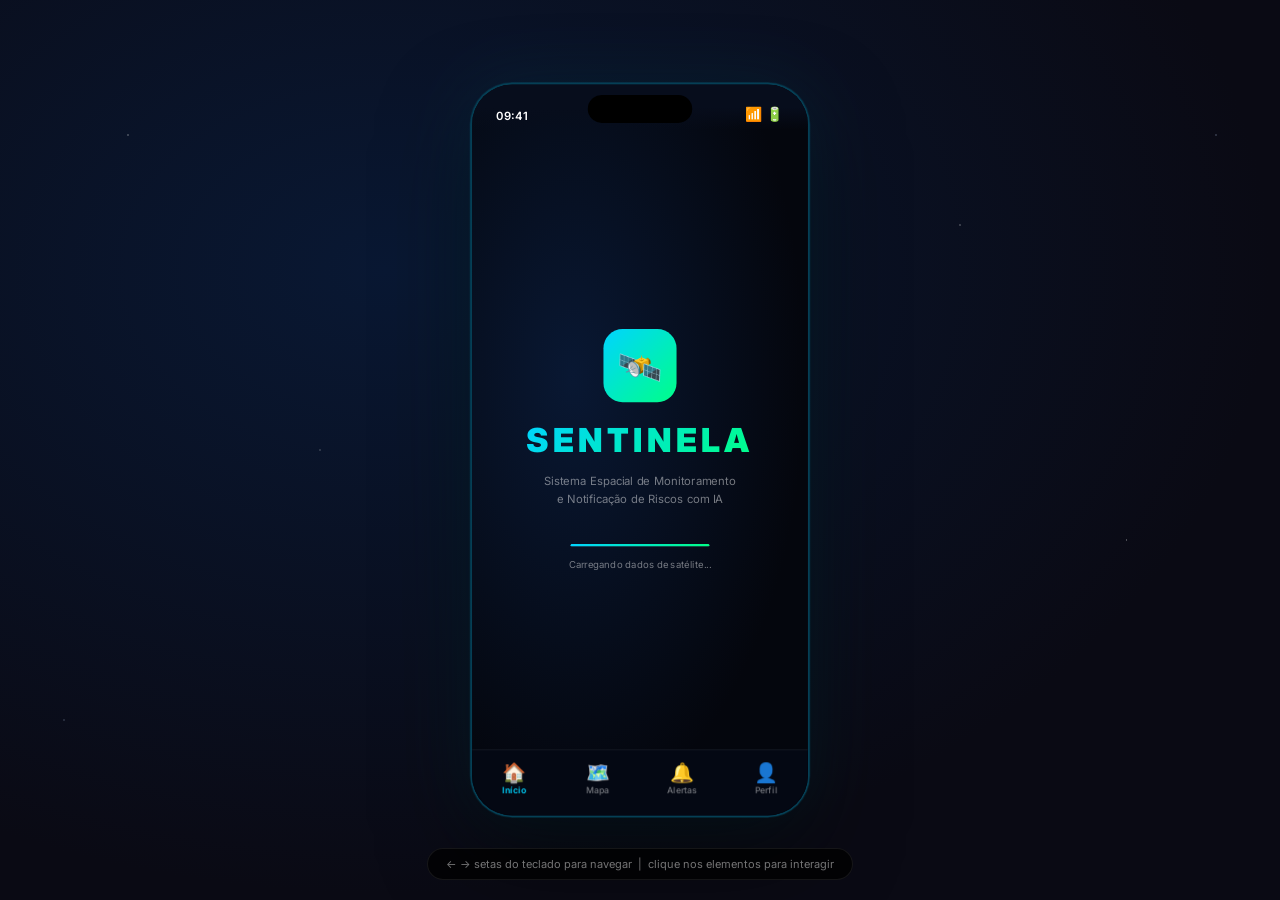
<file: prototipo/index.html>
<!DOCTYPE html>
<html lang="pt-BR">
<head>
  <meta charset="UTF-8">
  <meta name="viewport" content="width=device-width, initial-scale=1.0, maximum-scale=1.0, user-scalable=no">
  <title>SENTINELA — Protótipo Navegável</title>
  <link rel="preconnect" href="https://fonts.googleapis.com">
  <link rel="preconnect" href="https://fonts.gstatic.com" crossorigin>
  <link href="https://fonts.googleapis.com/css2?family=Inter:wght@300;400;500;600;700;800;900&display=swap" rel="stylesheet">
  <style>
    *, *::before, *::after { margin: 0; padding: 0; box-sizing: border-box; }

    :root {
      --blue:   #00d4ff;
      --green:  #00ff88;
      --orange: #ff6b35;
      --red:    #ff4444;
      --purple: #a78bfa;
      --yellow: #fbbf24;
      --bg:     #060a14;
      --card:          rgba(255,255,255,0.05);
      --card-blue:     rgba(0,212,255,0.07);
      --card-green:    rgba(0,255,136,0.07);
      --card-red:      rgba(255,68,68,0.08);
      --card-orange:   rgba(255,107,53,0.07);
      --border:        rgba(255,255,255,0.08);
      --border-blue:   rgba(0,212,255,0.22);
      --border-green:  rgba(0,255,136,0.22);
      --border-red:    rgba(255,68,68,0.22);
      --border-orange: rgba(255,107,53,0.22);
      --muted: rgba(255,255,255,0.45);
      --semi:  rgba(255,255,255,0.75);
    }

    body {
      font-family: 'Inter', 'Segoe UI', sans-serif;
      background: radial-gradient(ellipse at 30% 30%, #091833 0%, #0a0a14 70%);
      color: #fff;
      min-height: 100vh;
      display: flex;
      align-items: center;
      justify-content: center;
      overflow: hidden;
    }

    body::before {
      content: '';
      position: fixed; inset: 0;
      background-image:
        radial-gradient(1px 1px at 10% 15%, rgba(255,255,255,.7) 0%, transparent 100%),
        radial-gradient(1px 1px at 25% 50%, rgba(255,255,255,.5) 0%, transparent 100%),
        radial-gradient(1.5px 1.5px at 40% 10%, rgba(255,255,255,.8) 0%, transparent 100%),
        radial-gradient(1px 1px at 60% 75%, rgba(255,255,255,.4) 0%, transparent 100%),
        radial-gradient(1px 1px at 75% 25%, rgba(255,255,255,.65) 0%, transparent 100%),
        radial-gradient(1px 1px at 88% 60%, rgba(255,255,255,.55) 0%, transparent 100%),
        radial-gradient(1px 1px at 5% 80%,  rgba(200,220,255,.5) 0%, transparent 100%),
        radial-gradient(1px 1px at 50% 40%, rgba(200,220,255,.4) 0%, transparent 100%),
        radial-gradient(1px 1px at 95% 15%, rgba(200,220,255,.6) 0%, transparent 100%);
      pointer-events: none; z-index: 0;
    }

    /* ── PHONE FRAME ── */
    .phone-frame {
      position: relative; z-index: 1;
      width: 390px; height: 844px;
      background: #070d1c;
      border-radius: 48px;
      border: 2px solid rgba(0,212,255,0.25);
      overflow: hidden;
      box-shadow: 0 0 0 1px rgba(0,212,255,0.08),
                  0 0 80px rgba(0,212,255,0.08),
                  0 40px 100px rgba(0,0,0,0.6);
    }

    .dynamic-island {
      position: absolute;
      top: 12px; left: 50%; transform: translateX(-50%);
      width: 120px; height: 32px;
      background: #000; border-radius: 20px; z-index: 200;
    }

    .status-bar {
      position: absolute; top: 0; left: 0; right: 0;
      height: 52px;
      display: flex; align-items: flex-end; justify-content: space-between;
      padding: 0 28px 8px;
      font-size: 13px; font-weight: 600;
      z-index: 150;
      background: linear-gradient(180deg, rgba(7,13,28,1) 50%, transparent);
      pointer-events: none;
    }

    /* ── SCREENS ── */
    .screens-wrapper { position: absolute; inset: 0; overflow: hidden; }

    .screen {
      position: absolute; inset: 0;
      overflow-y: auto; overflow-x: hidden;
      background: var(--bg);
      display: none;
      padding: 60px 16px 76px;
      -webkit-overflow-scrolling: touch;
      scrollbar-width: none;
    }
    .screen::-webkit-scrollbar { display: none; }
    .screen.active { display: block; }

    /* ── BOTTOM NAV ── */
    .bottom-nav {
      position: absolute; bottom: 0; left: 0; right: 0;
      height: 76px;
      background: rgba(5,9,20,0.97);
      backdrop-filter: blur(20px);
      border-top: 1px solid var(--border);
      display: flex; z-index: 150;
      padding-bottom: 8px;
    }

    .nav-item {
      flex: 1; display: flex; flex-direction: column;
      align-items: center; justify-content: center; gap: 3px;
      cursor: pointer; transition: transform 0.1s;
      -webkit-tap-highlight-color: transparent;
    }
    .nav-item:active { transform: scale(0.92); }
    .nav-ico  { font-size: 22px; line-height: 1; }
    .nav-lbl  { font-size: 10px; font-weight: 500; color: var(--muted); transition: color 0.15s; }
    .nav-item.active .nav-lbl { color: var(--blue); font-weight: 600; }

    /* ── COMMON COMPONENTS ── */
    .screen-header {
      display: flex; align-items: center; justify-content: space-between;
      margin-bottom: 18px;
    }
    .screen-title { font-size: 20px; font-weight: 700; }

    .back-btn {
      width: 36px; height: 36px;
      background: var(--card); border: 1px solid var(--border); border-radius: 50%;
      display: flex; align-items: center; justify-content: center;
      font-size: 16px; cursor: pointer; flex-shrink: 0;
      -webkit-tap-highlight-color: transparent;
    }

    .badge {
      display: inline-flex; align-items: center;
      padding: 3px 10px; border-radius: 20px;
      font-size: 10px; font-weight: 700;
      letter-spacing: 0.5px; text-transform: uppercase;
    }
    .badge-blue   { background: rgba(0,212,255,.15);  color: var(--blue); }
    .badge-green  { background: rgba(0,255,136,.15);  color: var(--green); }
    .badge-orange { background: rgba(255,107,53,.15); color: var(--orange); }
    .badge-red    { background: rgba(255,68,68,.15);  color: var(--red); }

    .card {
      background: var(--card); border: 1px solid var(--border);
      border-radius: 16px; padding: 14px 16px; margin-bottom: 10px;
    }
    .card-blue   { background: var(--card-blue);   border-color: var(--border-blue); }
    .card-green  { background: var(--card-green);  border-color: var(--border-green); }
    .card-red    { background: var(--card-red);    border-color: var(--border-red); }
    .card-orange { background: rgba(255,140,0,.07); border-color: rgba(255,140,0,.2); }

    .sec-label {
      font-size: 10px; font-weight: 700; letter-spacing: 0.8px;
      text-transform: uppercase; color: var(--muted);
      margin-bottom: 8px; margin-top: 14px;
    }

    .row { display: flex; align-items: center; justify-content: space-between; }

    .dot { width: 8px; height: 8px; border-radius: 50%; flex-shrink: 0; }
    .dot-red    { background: var(--red);    box-shadow: 0 0 6px var(--red); }
    .dot-orange { background: #ff8c00;       box-shadow: 0 0 6px #ff8c00; }
    .dot-green  { background: var(--green);  box-shadow: 0 0 6px var(--green); }
    .dot-blue   { background: var(--blue);   box-shadow: 0 0 6px var(--blue); }

    .divider { height: 1px; background: var(--border); margin: 12px 0; }

    .btn {
      width: 100%; padding: 14px; border: none; border-radius: 14px;
      color: #fff; font-size: 14px; font-weight: 700; cursor: pointer;
      letter-spacing: 0.5px; transition: opacity 0.15s;
      font-family: 'Inter', sans-serif; display: block; text-align: center;
      -webkit-tap-highlight-color: transparent;
    }
    .btn:active { opacity: 0.82; }
    .btn-blue  { background: linear-gradient(135deg, var(--blue), #0066cc); }
    .btn-red   { background: linear-gradient(135deg, var(--red),  #cc2200); }
    .btn-green { background: linear-gradient(135deg, var(--green), #006633); color: #000; }

    .text-muted  { color: var(--muted); }
    .text-blue   { color: var(--blue); }
    .text-green  { color: var(--green); }
    .text-red    { color: var(--red); }
    .text-orange { color: #ff8c00; }

    /* ── MAP ── */
    .map-box {
      border-radius: 14px;
      background: linear-gradient(150deg, #0b2318, #0a1c2a);
      position: relative; overflow: hidden; margin-bottom: 10px;
    }
    .map-grid {
      position: absolute; inset: 0;
      background-image:
        linear-gradient(rgba(0,212,255,.06) 1px, transparent 1px),
        linear-gradient(90deg, rgba(0,212,255,.06) 1px, transparent 1px);
      background-size: 30px 30px;
    }
    .mp { position: absolute; width: 14px; height: 14px; border-radius: 50%; border: 2px solid; }
    .mp-r { background: rgba(255,68,68,.4);  border-color: var(--red); }
    .mp-o { background: rgba(255,140,0,.35); border-color: #ff8c00; }
    .mp-b { background: rgba(0,212,255,.3);  border-color: var(--blue); }
    .mp-g { background: rgba(0,255,136,.3);  border-color: var(--green); }
    .map-leg { position: absolute; bottom: 8px; left: 10px; display: flex; gap: 10px; }
    .map-leg-i { display: flex; align-items: center; gap: 4px; font-size: 9px; color: var(--muted); }
    .map-leg-i::before { content:''; width:6px; height:6px; border-radius:50%; }
    .map-leg-i.r::before { background: var(--red); }
    .map-leg-i.o::before { background: #ff8c00; }
    .map-leg-i.g::before { background: var(--green); }

    /* ── PROGRESS ── */
    .prog-bar { height: 6px; background: rgba(255,255,255,.1); border-radius: 3px; margin: 8px 0 4px; overflow: hidden; }
    .prog-fill { height: 100%; border-radius: 3px; background: linear-gradient(90deg, var(--red), var(--orange)); }

    /* ── SCREEN 1 — SPLASH ── */
    #s-splash {
      display: flex; padding: 0;
      background: radial-gradient(ellipse at 30% 40%, #091833 0%, #04060d 70%);
    }
    .splash-inner {
      flex: 1; display: flex; flex-direction: column;
      align-items: center; justify-content: center;
      padding: 40px; gap: 14px;
    }
    .splash-icon {
      width: 84px; height: 84px; border-radius: 22px;
      background: linear-gradient(135deg, var(--blue), var(--green));
      display: flex; align-items: center; justify-content: center;
      font-size: 42px; margin-bottom: 6px;
      animation: pulse 2s ease-in-out infinite;
    }
    @keyframes pulse {
      0%,100% { box-shadow: 0 0 0 0   rgba(0,212,255,0.3); }
      50%      { box-shadow: 0 0 0 24px rgba(0,212,255,0); }
    }
    .splash-title {
      font-size: 38px; font-weight: 900; letter-spacing: 5px;
      background: linear-gradient(135deg, var(--blue), var(--green));
      -webkit-background-clip: text; -webkit-text-fill-color: transparent; background-clip: text;
    }
    .splash-sub { font-size: 13px; color: var(--muted); text-align: center; line-height: 1.55; }
    .splash-loader { width: 160px; height: 3px; background: rgba(255,255,255,.1); border-radius: 2px; margin-top: 28px; overflow: hidden; }
    .loader-bar { height: 100%; background: linear-gradient(90deg, var(--blue), var(--green)); border-radius: 2px; animation: loading 2.1s ease forwards; }
    @keyframes loading { from { width: 0; } to { width: 100%; } }
    .splash-hint { font-size: 11px; color: var(--muted); }

    /* ── SCREEN 2 — LOGIN ── */
    .login-logo { display: flex; align-items: center; gap: 10px; margin-bottom: 30px; }
    .login-ico {
      width: 44px; height: 44px; border-radius: 12px;
      background: linear-gradient(135deg, var(--blue), var(--green));
      display: flex; align-items: center; justify-content: center; font-size: 22px;
    }
    .login-name { font-size: 18px; font-weight: 800; letter-spacing: 2px; color: var(--blue); }
    .login-title { font-size: 24px; font-weight: 800; margin-bottom: 6px; }
    .login-sub   { font-size: 13px; color: var(--muted); margin-bottom: 26px; line-height: 1.5; }
    .btn-google {
      width: 100%; padding: 14px; background: var(--card); border: 1px solid var(--border);
      border-radius: 14px; color: #fff; font-size: 14px; font-weight: 600; cursor: pointer;
      display: flex; align-items: center; justify-content: center; gap: 8px; margin-bottom: 12px;
      font-family: 'Inter', sans-serif; transition: background 0.15s;
      -webkit-tap-highlight-color: transparent;
    }
    .btn-google:active { background: rgba(255,255,255,.08); }
    .sep { display: flex; align-items: center; gap: 12px; margin-bottom: 12px; }
    .sep::before, .sep::after { content:''; flex:1; height:1px; background: var(--border); }
    .sep span { font-size: 12px; color: var(--muted); }
    .inp {
      width: 100%; padding: 13px 16px; background: var(--card);
      border: 1px solid var(--border); border-radius: 12px;
      color: #fff; font-size: 14px; margin-bottom: 10px;
      font-family: 'Inter', sans-serif; outline: none;
    }
    .inp:focus { border-color: var(--blue); }
    .inp::placeholder { color: var(--muted); }
    .login-foot { text-align: center; margin-top: 16px; font-size: 13px; color: var(--muted); }
    .login-foot a { color: var(--blue); cursor: pointer; font-weight: 600; }

    /* ── SCREEN 3 — DASHBOARD ── */
    .greet-row { display: flex; align-items: center; justify-content: space-between; margin-bottom: 16px; }
    .greet-name { font-size: 18px; font-weight: 700; }
    .greet-date { font-size: 11px; color: var(--muted); }
    .avatar {
      width: 40px; height: 40px; border-radius: 50%;
      background: linear-gradient(135deg, var(--blue), var(--green));
      display: flex; align-items: center; justify-content: center;
      font-size: 16px; font-weight: 700; color: #000; flex-shrink: 0;
    }
    .risk-banner {
      border-radius: 16px; padding: 14px 16px; margin-bottom: 12px;
      background: rgba(255,140,0,0.09); border: 1px solid rgba(255,140,0,0.22);
      display: flex; align-items: center; justify-content: space-between; cursor: pointer;
    }
    .risk-banner:active { opacity: 0.85; }
    .risk-title { font-size: 14px; font-weight: 700; color: #ff8c00; }
    .risk-sub   { font-size: 11px; color: var(--muted); margin-top: 2px; }
    .inc-card { display: flex; align-items: flex-start; gap: 10px; cursor: pointer; }
    .inc-card:active { opacity: 0.85; }
    .inc-info { flex: 1; }
    .inc-title { font-size: 13px; font-weight: 700; }
    .inc-sub   { font-size: 11px; color: var(--muted); margin-top: 2px; }
    .inc-time  { font-size: 10px; color: var(--muted); }

    /* ── SCREEN 4 — MAP ── */
    .map-full { height: 280px; cursor: pointer; }
    .layer-row { display: flex; gap: 8px; margin-bottom: 10px; }
    .layer-btn {
      flex: 1; padding: 8px; background: var(--card); border: 1px solid var(--border);
      border-radius: 10px; font-size: 11px; font-weight: 600;
      text-align: center; color: var(--muted); cursor: pointer;
    }
    .layer-btn.active { background: var(--card-blue); border-color: var(--border-blue); color: var(--blue); }

    /* ── SCREEN 5 — ALERT DETAIL ── */
    .alert-head { text-align: center; padding: 20px; border-radius: 16px; margin-bottom: 12px; }
    .alert-ico  { font-size: 44px; margin-bottom: 8px; display: block; }
    .alert-type { font-size: 16px; font-weight: 800; }
    .alert-loc  { font-size: 12px; color: var(--muted); margin-top: 4px; }
    .prob-row   { display: flex; justify-content: space-between; font-size: 12px; }

    /* ── SCREEN 6 — ALERTS LIST ── */
    .filter-tabs { display: flex; background: var(--card); border: 1px solid var(--border); border-radius: 12px; padding: 4px; margin-bottom: 14px; }
    .filter-tab { flex: 1; padding: 8px; border-radius: 8px; font-size: 12px; font-weight: 600; text-align: center; color: var(--muted); cursor: pointer; }
    .filter-tab.active { background: var(--blue); color: #000; }

    /* ── SCREEN 7 — REPORT ── */
    .type-grid { display: grid; grid-template-columns: 1fr 1fr; gap: 8px; margin-bottom: 10px; }
    .type-btn {
      background: var(--card); border: 1px solid var(--border);
      border-radius: 14px; padding: 16px 8px; text-align: center; cursor: pointer; transition: all 0.15s;
    }
    .type-btn.active { background: var(--card-blue); border-color: var(--border-blue); }
    .type-icon  { font-size: 28px; margin-bottom: 6px; }
    .type-label { font-size: 12px; font-weight: 600; }
    .level-row { display: flex; gap: 8px; margin-bottom: 10px; }
    .level-btn {
      flex: 1; padding: 10px; background: var(--card); border: 1px solid var(--border);
      border-radius: 12px; font-size: 12px; font-weight: 600; text-align: center; color: var(--muted); cursor: pointer;
    }
    .lv-low    { background: var(--card-green);  border-color: var(--border-green);  color: var(--green); }
    .lv-med    { background: rgba(255,140,0,.1); border-color: rgba(255,140,0,.2);  color: #ff8c00; }
    .lv-high   { background: var(--card-red);    border-color: var(--border-red);    color: var(--red); }
    .photo-card {
      border: 1px dashed var(--border); border-radius: 14px;
      padding: 24px; text-align: center; margin-bottom: 12px; background: var(--card); cursor: pointer;
    }
    .photo-ico { font-size: 32px; margin-bottom: 8px; }

    /* ── SCREEN 8 — CONFIRM ── */
    .confirm-wrap { display: flex; flex-direction: column; align-items: center; text-align: center; padding: 16px 0; }
    .confirm-ico {
      width: 80px; height: 80px; border-radius: 50%;
      background: rgba(0,255,136,0.1); border: 2px solid rgba(0,255,136,0.3);
      display: flex; align-items: center; justify-content: center;
      font-size: 40px; margin-bottom: 20px;
      animation: scaleIn 0.4s ease;
    }
    @keyframes scaleIn { from { transform: scale(0); opacity: 0; } to { transform: scale(1); opacity: 1; } }
    .confirm-title { font-size: 22px; font-weight: 800; margin-bottom: 8px; }
    .confirm-sub   { font-size: 14px; color: var(--muted); line-height: 1.6; margin-bottom: 24px; }

    /* ── SCREEN 9 — HISTORY ── */
    .bars { display: flex; align-items: flex-end; gap: 6px; height: 60px; margin-bottom: 14px; }
    .bar  { flex: 1; border-radius: 3px 3px 0 0; min-height: 4px; }
    .bar-b { background: linear-gradient(180deg, var(--blue),   rgba(0,212,255,.25)); }
    .bar-o { background: linear-gradient(180deg, var(--orange), rgba(255,107,53,.25)); }
    .bar-r { background: linear-gradient(180deg, var(--red),    rgba(255,68,68,.25)); }

    /* ── SCREEN 10 — SHELTER ── */
    .shelter-map { height: 180px; border-radius: 16px; background: linear-gradient(150deg,#0b2318,#0a1c2a); position: relative; overflow: hidden; margin-bottom: 14px; }
    .shelter-pin { position: absolute; top:50%; left:50%; transform:translate(-50%,-50%); width:20px; height:20px; border-radius:50%; background: var(--green); box-shadow: 0 0 20px rgba(0,255,136,.5); }

    /* ── SCREEN 11 — PROFILE ── */
    .prof-head { text-align: center; padding: 8px 0 20px; }
    .prof-avatar {
      width: 72px; height: 72px; border-radius: 50%;
      background: linear-gradient(135deg, var(--blue), var(--green));
      display: flex; align-items: center; justify-content: center;
      font-size: 28px; font-weight: 700; color: #000;
      margin: 0 auto 12px;
    }
    .prof-name { font-size: 20px; font-weight: 700; }
    .prof-city { font-size: 13px; color: var(--muted); margin-top: 2px; }
    .toggle { width: 44px; height: 24px; border-radius: 12px; position: relative; cursor: pointer; flex-shrink: 0; }
    .t-on  { background: var(--green); }
    .t-off { background: rgba(255,255,255,0.15); }
    .toggle::after { content:''; position: absolute; width:18px; height:18px; border-radius:50%; background:#fff; top:3px; transition: left 0.2s; }
    .t-on::after  { left: calc(100% - 21px); }
    .t-off::after { left: 3px; }

    /* ── SCREEN 12 — SETTINGS ── */
    .set-item { display: flex; align-items: center; gap: 14px; padding: 14px 16px; background: var(--card); border: 1px solid var(--border); border-radius: 14px; margin-bottom: 8px; cursor: pointer; }
    .set-ico { width: 38px; height: 38px; border-radius: 10px; display: flex; align-items: center; justify-content: center; font-size: 18px; flex-shrink: 0; }
    .set-lbl { font-size: 14px; font-weight: 600; flex: 1; }
    .set-arr { color: var(--muted); font-size: 14px; }

    /* ── DESKTOP HINT ── */
    .desktop-hint {
      position: fixed; bottom: 20px; left: 50%; transform: translateX(-50%);
      background: rgba(0,0,0,0.75); border: 1px solid var(--border);
      border-radius: 20px; padding: 8px 18px;
      font-size: 11px; color: var(--muted); white-space: nowrap; z-index: 10;
    }

    /* ── RESPONSIVE ── */
    @media (max-width: 430px) {
      body { display: block; background: var(--bg); overflow: auto; padding: 0; }
      body::before { display: none; }
      .phone-frame { width: 100%; height: 100dvh; border-radius: 0; border: none; box-shadow: none; }
      .desktop-hint { display: none; }
    }
    @media (max-height: 900px) and (min-width: 431px) {
      .phone-frame { transform: scale(0.87); transform-origin: center center; }
    }
  </style>
</head>
<body>

<div class="phone-frame" id="phoneFrame">
  <div class="dynamic-island"></div>

  <div class="status-bar">
    <span>09:41</span>
    <span style="font-size:16px">📶&nbsp;🔋</span>
  </div>

  <div class="screens-wrapper">

    <!-- ══ TELA 1: SPLASH ══ -->
    <div id="s-splash" class="screen active" style="display:flex;padding:0;background:radial-gradient(ellipse at 30% 40%,#091833 0%,#04060d 70%);">
      <div class="splash-inner">
        <div class="splash-icon">🛰️</div>
        <h1 class="splash-title">SENTINELA</h1>
        <p class="splash-sub">Sistema Espacial de Monitoramento<br>e Notificação de Riscos com IA</p>
        <div class="splash-loader"><div class="loader-bar"></div></div>
        <p class="splash-hint">Carregando dados de satélite...</p>
      </div>
    </div>

    <!-- ══ TELA 2: LOGIN ══ -->
    <div id="s-login" class="screen" style="padding-top:70px;">
      <div class="login-logo">
        <div class="login-ico">🛰️</div>
        <span class="login-name">SENTINELA</span>
      </div>
      <h2 class="login-title">Bem-vindo de volta</h2>
      <p class="login-sub">Faça login para receber alertas personalizados para sua região</p>
      <button class="btn-google" onclick="goTo('dashboard')">
        <span>🔵</span> Continuar com Google
      </button>
      <div class="sep"><span>ou</span></div>
      <input class="inp" type="email" placeholder="E-mail" autocomplete="off">
      <input class="inp" type="password" placeholder="Senha">
      <button class="btn btn-blue" style="margin-top:4px;" onclick="goTo('dashboard')">Entrar</button>
      <p class="login-foot">Não tem conta? <a onclick="goTo('dashboard')">Criar conta grátis</a></p>
    </div>

    <!-- ══ TELA 3: DASHBOARD ══ -->
    <div id="s-dashboard" class="screen">
      <div class="greet-row">
        <div>
          <p class="greet-name">Bom dia, Gustavo</p>
          <p class="greet-date">São Paulo, SP &middot; Seg 8 Jun</p>
        </div>
        <div class="avatar">G</div>
      </div>

      <div class="risk-banner" onclick="goTo('alert-detail')">
        <div>
          <p class="risk-title">⚠ RISCO MODERADO</p>
          <p class="risk-sub">Zona Sul &middot; Próximas 24h</p>
        </div>
        <span class="badge badge-orange">ATENÇÃO</span>
      </div>

      <div class="map-box" style="height:140px;cursor:pointer;" onclick="goTo('map')">
        <div class="map-grid"></div>
        <div class="mp mp-r" style="top:38px;left:80px;"></div>
        <div class="mp mp-o" style="top:72px;right:65px;"></div>
        <div class="mp mp-b" style="top:22px;right:44px;"></div>
        <div class="mp mp-g" style="bottom:22px;left:44px;"></div>
        <p style="position:absolute;bottom:8px;right:10px;font-size:9px;color:var(--muted);">Mapa ao vivo</p>
      </div>

      <p class="sec-label" style="margin-top:0;">Incidentes ativos</p>

      <div class="card inc-card" onclick="goTo('alert-detail')">
        <div class="dot dot-red" style="margin-top:3px;"></div>
        <div class="inc-info">
          <p class="inc-title">Enchente — Alto</p>
          <p class="inc-sub">Ribeirão Pires &middot; Evacuação em curso</p>
        </div>
        <p class="inc-time">1h atrás</p>
      </div>

      <div class="card inc-card" onclick="goTo('alert-detail')">
        <div class="dot dot-orange" style="margin-top:3px;"></div>
        <div class="inc-info">
          <p class="inc-title">Deslizamento — Médio</p>
          <p class="inc-sub">Serra da Cantareira &middot; Monitorando</p>
        </div>
        <p class="inc-time">3h atrás</p>
      </div>

      <div class="card inc-card" style="opacity:.5;">
        <div class="dot dot-green" style="margin-top:3px;"></div>
        <div class="inc-info">
          <p class="inc-title">Vento forte — Baixo</p>
          <p class="inc-sub">Zona Leste &middot; Estável</p>
        </div>
        <p class="inc-time">6h atrás</p>
      </div>
    </div>

    <!-- ══ TELA 4: MAPA SATELITAL ══ -->
    <div id="s-map" class="screen">
      <div class="screen-header">
        <p class="screen-title">Mapa de Riscos</p>
        <span class="badge badge-blue">AO VIVO</span>
      </div>

      <div class="map-box map-full" onclick="goTo('alert-detail')">
        <div class="map-grid"></div>
        <div class="mp mp-r" style="top:52px;left:72px;"></div>
        <div class="mp mp-r" style="top:88px;left:112px;"></div>
        <div class="mp mp-o" style="top:32px;right:52px;"></div>
        <div class="mp mp-o" style="top:115px;right:82px;"></div>
        <div class="mp mp-b" style="top:145px;left:52px;"></div>
        <div class="mp mp-g" style="bottom:32px;right:44px;"></div>
        <div class="mp mp-g" style="bottom:62px;left:92px;"></div>
        <div class="map-leg">
          <div class="map-leg-i r">Alto</div>
          <div class="map-leg-i o">Médio</div>
          <div class="map-leg-i g">Baixo</div>
        </div>
      </div>

      <div class="layer-row">
        <div class="layer-btn active" onclick="setLayer(this)">🌊 Enchentes</div>
        <div class="layer-btn" onclick="setLayer(this)">⛰️ Deslizam.</div>
        <div class="layer-btn" onclick="setLayer(this)">🔥 Incêndios</div>
      </div>

      <div class="card card-blue row">
        <div>
          <p style="font-size:13px;font-weight:700;color:var(--blue);">📍 Sua localização</p>
          <p style="font-size:11px;color:var(--muted);margin-top:2px;">Zona Sul, SP &middot; Risco: Baixo</p>
        </div>
        <span class="badge badge-green">SEGURO</span>
      </div>

      <p class="sec-label">Alertas nesta área</p>
      <div class="card inc-card" onclick="goTo('alert-detail')">
        <div class="dot dot-red" style="margin-top:3px;"></div>
        <div class="inc-info"><p class="inc-title">Enchente — Alto</p><p class="inc-sub">Ribeirão Pires</p></div>
        <span class="badge badge-red">ATIVO</span>
      </div>
      <div class="card inc-card" onclick="goTo('alert-detail')">
        <div class="dot dot-orange" style="margin-top:3px;"></div>
        <div class="inc-info"><p class="inc-title">Deslizamento — Médio</p><p class="inc-sub">Cantareira</p></div>
        <span class="badge badge-orange">ATIVO</span>
      </div>
    </div>

    <!-- ══ TELA 5: DETALHE DO ALERTA ══ -->
    <div id="s-alert-detail" class="screen">
      <div class="screen-header">
        <div class="back-btn" onclick="goBack()">←</div>
        <p class="screen-title">Detalhe do Alerta</p>
        <div style="width:36px;"></div>
      </div>

      <div class="card card-red alert-head">
        <span class="alert-ico">🌊</span>
        <p class="alert-type text-red">RISCO ALTO &middot; ENCHENTE</p>
        <p class="alert-loc">Ribeirão Pires &middot; SP</p>
      </div>

      <div class="card">
        <p style="font-size:13px;font-weight:700;margin-bottom:10px;">📊 Previsão IA</p>
        <div class="prob-row">
          <span class="text-muted">Prob. enchente 6h</span>
          <span style="font-weight:700;color:var(--red);">87%</span>
        </div>
        <div class="prog-bar"><div class="prog-fill" style="width:87%;"></div></div>
        <div class="prob-row" style="margin-top:8px;">
          <span class="text-muted">Nível do rio</span>
          <span style="font-weight:700;color:var(--orange);">+2,3m acima</span>
        </div>
        <div class="prog-bar"><div class="prog-fill" style="width:72%;background:linear-gradient(90deg,var(--orange),var(--yellow));"></div></div>
      </div>

      <div class="card">
        <p style="font-size:13px;font-weight:700;margin-bottom:6px;">🛣️ Rota de Evacuação</p>
        <p style="font-size:12px;color:var(--muted);line-height:1.5;">Av. Cap. Mário Toledo &rarr; Abrigo Municipal Jd. Aliança</p>
      </div>

      <div class="card card-green row" onclick="goTo('shelter')" style="cursor:pointer;">
        <div>
          <p style="font-size:13px;font-weight:700;color:var(--green);">🏥 Abrigo mais próximo</p>
          <p style="font-size:11px;color:var(--muted);margin-top:3px;">Escola Est. João de Deus &middot; 320 vagas</p>
        </div>
        <span style="font-size:13px;font-weight:700;color:var(--green);">1,2 km</span>
      </div>

      <button class="btn btn-red" style="margin-top:4px;" onclick="shareAlert()">🚨 COMPARTILHAR ALERTA</button>
    </div>

    <!-- ══ TELA 6: LISTA DE ALERTAS ══ -->
    <div id="s-alerts" class="screen">
      <div class="screen-header">
        <p class="screen-title">Alertas</p>
        <button style="background:none;border:none;font-size:26px;cursor:pointer;color:var(--blue);line-height:1;" onclick="goTo('report')">+</button>
      </div>

      <div class="filter-tabs">
        <div class="filter-tab active" onclick="setFilter(this)">Todos</div>
        <div class="filter-tab" onclick="setFilter(this)">Ativos</div>
        <div class="filter-tab" onclick="setFilter(this)">Resolvidos</div>
      </div>

      <div class="card inc-card" onclick="goTo('alert-detail')">
        <div class="dot dot-red" style="margin-top:3px;"></div>
        <div class="inc-info"><p class="inc-title">Enchente — Alto</p><p class="inc-sub">Ribeirão Pires &middot; 08 Jun &middot; Evacuação em curso</p></div>
        <span class="badge badge-red">ATIVO</span>
      </div>
      <div class="card inc-card" onclick="goTo('alert-detail')">
        <div class="dot dot-orange" style="margin-top:3px;"></div>
        <div class="inc-info"><p class="inc-title">Deslizamento — Médio</p><p class="inc-sub">Serra da Cantareira &middot; 08 Jun</p></div>
        <span class="badge badge-orange">ATIVO</span>
      </div>
      <div class="card inc-card">
        <div class="dot dot-green" style="margin-top:3px;"></div>
        <div class="inc-info"><p class="inc-title">Vento forte — Baixo</p><p class="inc-sub">Zona Leste &middot; 07 Jun</p></div>
        <span class="badge badge-green">ESTÁVEL</span>
      </div>
      <div class="card inc-card" style="opacity:.55;" onclick="goTo('alert-detail')">
        <div class="dot dot-blue" style="margin-top:3px;"></div>
        <div class="inc-info"><p class="inc-title">Enchente — Alto</p><p class="inc-sub">Ribeirão Pires &middot; 04 Jun</p></div>
        <span class="badge badge-blue">RESOLVIDO</span>
      </div>
      <div class="card inc-card" style="opacity:.55;" onclick="goTo('alert-detail')">
        <div class="dot dot-blue" style="margin-top:3px;"></div>
        <div class="inc-info"><p class="inc-title">Deslizamento — Médio</p><p class="inc-sub">Cantareira &middot; 01 Jun</p></div>
        <span class="badge badge-blue">RESOLVIDO</span>
      </div>
    </div>

    <!-- ══ TELA 7: RELATAR OCORRÊNCIA ══ -->
    <div id="s-report" class="screen">
      <div class="screen-header">
        <p class="screen-title">Relatar Ocorrência</p>
        <div class="back-btn" onclick="goBack()">✕</div>
      </div>

      <p class="sec-label" style="margin-top:0;">Tipo de Ocorrência</p>
      <div class="type-grid">
        <div class="type-btn active" onclick="selType(this)">
          <div class="type-icon">🌊</div><div class="type-label text-blue">Enchente</div>
        </div>
        <div class="type-btn" onclick="selType(this)">
          <div class="type-icon">⛰️</div><div class="type-label">Deslizamento</div>
        </div>
        <div class="type-btn" onclick="selType(this)">
          <div class="type-icon">🔥</div><div class="type-label">Incêndio</div>
        </div>
        <div class="type-btn" onclick="selType(this)">
          <div class="type-icon">💨</div><div class="type-label">Vendaval</div>
        </div>
      </div>

      <p class="sec-label">Nível de Urgência</p>
      <div class="level-row">
        <div class="level-btn" onclick="selLevel(this,'low')">Baixo</div>
        <div class="level-btn lv-med" onclick="selLevel(this,'med')">Médio</div>
        <div class="level-btn" onclick="selLevel(this,'high')">Alto</div>
      </div>

      <div class="photo-card" id="photoCard" onclick="onPhoto()">
        <div class="photo-ico">📷</div>
        <p style="font-size:13px;color:var(--muted);">Tirar foto ou carregar da galeria</p>
      </div>

      <button class="btn btn-blue" onclick="goTo('report-confirm')">📍 ENVIAR COM LOCALIZAÇÃO</button>
    </div>

    <!-- ══ TELA 8: CONFIRMAÇÃO ══ -->
    <div id="s-report-confirm" class="screen">
      <div class="confirm-wrap">
        <div class="confirm-ico">✅</div>
        <h2 class="confirm-title">Ocorrência Relatada!</h2>
        <p class="confirm-sub">Nossa IA está analisando o relato.<br>Você receberá uma notificação quando for validado e publicado.</p>

        <div class="card" style="width:100%;margin-bottom:10px;">
          <p style="font-size:11px;color:var(--muted);margin-bottom:4px;">PROTOCOLO</p>
          <p style="font-size:15px;font-weight:700;color:var(--blue);">#SENT-2026-08061</p>
        </div>

        <div class="card card-blue" style="width:100%;margin-bottom:24px;">
          <p style="font-size:13px;font-weight:700;color:var(--blue);margin-bottom:4px;">🛰️ Dados enviados ao satélite</p>
          <p style="font-size:11px;color:var(--muted);">Localização + foto + tipo + urgência</p>
        </div>

        <button class="btn btn-blue" style="width:100%;" onclick="goTo('dashboard')">Voltar ao Início</button>
      </div>
    </div>

    <!-- ══ TELA 9: HISTÓRICO ══ -->
    <div id="s-history" class="screen">
      <div class="screen-header">
        <p class="screen-title">Histórico</p>
        <span class="badge badge-blue">Jun 2026</span>
      </div>

      <p class="sec-label" style="margin-top:0;">Alertas este mês</p>
      <div class="bars">
        <div class="bar bar-b" style="height:55%;"></div>
        <div class="bar bar-o" style="height:80%;"></div>
        <div class="bar bar-b" style="height:40%;"></div>
        <div class="bar bar-r" style="height:95%;"></div>
        <div class="bar bar-o" style="height:60%;"></div>
        <div class="bar bar-b" style="height:35%;"></div>
        <div class="bar bar-b" style="height:70%;"></div>
        <div class="bar bar-b" style="height:45%;"></div>
      </div>

      <div class="divider"></div>

      <div class="card inc-card" onclick="goTo('alert-detail')">
        <div class="dot dot-red" style="margin-top:3px;"></div>
        <div class="inc-info"><p class="inc-title">Enchente &middot; Alto</p><p class="inc-sub">04 Jun &middot; Ribeirão Pires</p></div>
        <span class="badge badge-blue">Resolvido</span>
      </div>
      <div class="card inc-card" onclick="goTo('alert-detail')">
        <div class="dot dot-orange" style="margin-top:3px;"></div>
        <div class="inc-info"><p class="inc-title">Deslizamento &middot; Médio</p><p class="inc-sub">01 Jun &middot; Cantareira</p></div>
        <span class="badge badge-blue">Resolvido</span>
      </div>
      <div class="card inc-card">
        <div class="dot dot-green" style="margin-top:3px;"></div>
        <div class="inc-info"><p class="inc-title">Vento forte &middot; Baixo</p><p class="inc-sub">28 Mai &middot; Zona Leste</p></div>
        <span class="badge badge-green">Normal</span>
      </div>
      <div class="card inc-card" style="opacity:.6;">
        <div class="dot dot-blue" style="margin-top:3px;"></div>
        <div class="inc-info"><p class="inc-title">Seca &middot; Médio</p><p class="inc-sub">20 Mai &middot; Interior SP</p></div>
        <span class="badge badge-blue">Resolvido</span>
      </div>
    </div>

    <!-- ══ TELA 10: DETALHES DO ABRIGO ══ -->
    <div id="s-shelter" class="screen">
      <div class="screen-header">
        <div class="back-btn" onclick="goBack()">←</div>
        <p class="screen-title">Detalhes do Abrigo</p>
        <div style="width:36px;"></div>
      </div>

      <div class="shelter-map">
        <div class="map-grid"></div>
        <div class="shelter-pin"></div>
        <p style="position:absolute;bottom:8px;right:10px;font-size:9px;color:var(--muted);">Escola Est. João de Deus</p>
      </div>

      <div class="card card-green">
        <p style="font-size:16px;font-weight:700;color:var(--green);margin-bottom:4px;">🏥 Escola Est. João de Deus</p>
        <p style="font-size:12px;color:var(--muted);">R. das Palmeiras, 400 &middot; Ribeirão Pires, SP</p>
      </div>

      <div style="display:grid;grid-template-columns:1fr 1fr 1fr;gap:8px;margin-bottom:10px;">
        <div class="card" style="text-align:center;padding:12px 8px;">
          <p style="font-size:22px;font-weight:800;color:var(--blue);">320</p>
          <p style="font-size:10px;color:var(--muted);">vagas</p>
        </div>
        <div class="card" style="text-align:center;padding:12px 8px;">
          <p style="font-size:22px;font-weight:800;color:var(--green);">187</p>
          <p style="font-size:10px;color:var(--muted);">ocupadas</p>
        </div>
        <div class="card" style="text-align:center;padding:12px 8px;">
          <p style="font-size:16px;font-weight:800;color:var(--blue);">1,2km</p>
          <p style="font-size:10px;color:var(--muted);">distância</p>
        </div>
      </div>

      <p class="sec-label">Recursos disponíveis</p>
      <div style="display:flex;gap:8px;flex-wrap:wrap;margin-bottom:14px;">
        <span class="badge badge-blue">🍽️ Alimentação</span>
        <span class="badge badge-blue">💧 Água</span>
        <span class="badge badge-green">🏥 Médico</span>
        <span class="badge badge-blue">🔌 Energia</span>
        <span class="badge badge-blue">📶 Wi-Fi</span>
      </div>

      <button class="btn btn-green">🗺️ TRAÇAR ROTA ATÉ AQUI</button>
    </div>

    <!-- ══ TELA 11: PERFIL ══ -->
    <div id="s-profile" class="screen">
      <div class="prof-head">
        <div class="prof-avatar">G</div>
        <p class="prof-name">Gustavo Yuri</p>
        <p class="prof-city">São Paulo, SP</p>
      </div>

      <p class="sec-label" style="margin-top:0;">Minha Localização Salva</p>
      <div class="card card-blue">
        <p style="font-size:13px;font-weight:700;color:var(--blue);">📍 Casa</p>
        <p style="font-size:11px;color:var(--muted);margin-top:3px;">R. das Flores, 123 &middot; Zona Sul, SP</p>
      </div>
      <div class="card" style="cursor:pointer;">
        <p style="font-size:13px;color:var(--muted);text-align:center;">+ Adicionar localização</p>
      </div>

      <div class="divider"></div>

      <p class="sec-label">Notificações</p>
      <div class="card" style="margin-bottom:8px;">
        <div class="row"><p style="font-size:14px;">🔔 Alertas de risco</p><div class="toggle t-on"></div></div>
      </div>
      <div class="card" style="margin-bottom:8px;">
        <div class="row"><p style="font-size:14px;">📡 Via satélite</p><div class="toggle t-on"></div></div>
      </div>
      <div class="card" style="margin-bottom:8px;">
        <div class="row"><p style="font-size:14px;">📰 Boletins diários</p>
          <div class="toggle t-off" id="toggleBoletins" onclick="toggleSwitch('toggleBoletins')"></div>
        </div>
      </div>

      <div class="divider"></div>

      <div class="card" style="cursor:pointer;margin-bottom:8px;" onclick="goTo('settings')">
        <div class="row"><p style="font-size:14px;font-weight:600;">⚙️ Configurações</p><p style="color:var(--muted);">›</p></div>
      </div>
      <div class="card" style="cursor:pointer;" onclick="navigate('history')">
        <div class="row"><p style="font-size:14px;font-weight:600;">📊 Meu Histórico</p><p style="color:var(--muted);">›</p></div>
      </div>
    </div>

    <!-- ══ TELA 12: CONFIGURAÇÕES ══ -->
    <div id="s-settings" class="screen">
      <div class="screen-header">
        <div class="back-btn" onclick="goBack()">←</div>
        <p class="screen-title">Configurações</p>
        <div style="width:36px;"></div>
      </div>

      <p class="sec-label" style="margin-top:0;">Conta</p>
      <div class="set-item"><div class="set-ico" style="background:rgba(0,212,255,.1);">👤</div><span class="set-lbl">Editar perfil</span><span class="set-arr">›</span></div>
      <div class="set-item"><div class="set-ico" style="background:rgba(0,255,136,.1);">📍</div><span class="set-lbl">Localizações salvas</span><span class="set-arr">›</span></div>

      <p class="sec-label">Notificações</p>
      <div class="set-item"><div class="set-ico" style="background:rgba(255,107,53,.1);">🔔</div><span class="set-lbl">Preferências de alerta</span><span class="set-arr">›</span></div>
      <div class="set-item"><div class="set-ico" style="background:rgba(0,212,255,.1);">📡</div><span class="set-lbl">Conectividade satelital</span><span class="set-arr">›</span></div>

      <p class="sec-label">Aplicativo</p>
      <div class="set-item"><div class="set-ico" style="background:rgba(167,139,250,.1);">🌍</div><span class="set-lbl">Idioma</span><span class="set-arr" style="font-size:12px;">Português ›</span></div>
      <div class="set-item"><div class="set-ico" style="background:rgba(255,68,68,.1);">🔒</div><span class="set-lbl">Privacidade e dados</span><span class="set-arr">›</span></div>
      <div class="set-item"><div class="set-ico" style="background:rgba(251,191,36,.1);">ℹ️</div><span class="set-lbl">Sobre o SENTINELA</span><span class="set-arr" style="font-size:12px;">v1.0.0 ›</span></div>

      <div class="divider"></div>
      <div class="set-item" style="border-color:var(--border-red);background:rgba(255,68,68,.04);" onclick="goTo('login')">
        <div class="set-ico" style="background:rgba(255,68,68,.1);">🚪</div>
        <span class="set-lbl text-red">Sair da conta</span>
      </div>
    </div>

  </div><!-- /screens-wrapper -->

  <!-- Bottom Nav -->
  <nav class="bottom-nav" id="bottomNav">
    <div class="nav-item active" id="nav-home" onclick="navigate('dashboard')">
      <span class="nav-ico">🏠</span><span class="nav-lbl">Início</span>
    </div>
    <div class="nav-item" id="nav-map" onclick="navigate('map')">
      <span class="nav-ico">🗺️</span><span class="nav-lbl">Mapa</span>
    </div>
    <div class="nav-item" id="nav-alerts" onclick="navigate('alerts')">
      <span class="nav-ico">🔔</span><span class="nav-lbl">Alertas</span>
    </div>
    <div class="nav-item" id="nav-profile" onclick="navigate('profile')">
      <span class="nav-ico">👤</span><span class="nav-lbl">Perfil</span>
    </div>
  </nav>

</div><!-- /phone-frame -->

<p class="desktop-hint">← → setas do teclado para navegar &nbsp;|&nbsp; clique nos elementos para interagir</p>

<script>
  // ── STATE ──
  const HIDDEN_NAV = ['splash','login','alert-detail','report','report-confirm','shelter','settings'];
  const NAV_MAP = { dashboard:'nav-home', map:'nav-map', alerts:'nav-alerts', profile:'nav-profile', history:'nav-profile' };
  const SCREEN_ORDER = ['splash','login','dashboard','map','alert-detail','alerts','report','report-confirm','history','shelter','profile','settings'];

  let stack = ['splash'];

  // ── CORE NAVIGATION ──
  function showScreen(id) {
    document.querySelectorAll('.screen').forEach(s => s.style.display = 'none');
    const el = document.getElementById('s-' + id);
    if (!el) return;
    el.style.display = 'block';
    el.scrollTop = 0;

    const nav = document.getElementById('bottomNav');
    if (HIDDEN_NAV.includes(id)) {
      nav.style.display = 'none';
      el.style.paddingBottom = '20px';
    } else {
      nav.style.display = 'flex';
      el.style.paddingBottom = '76px';
      updateNav(id);
    }
  }

  function goTo(id) {
    if (stack[stack.length - 1] === id) return;
    stack.push(id);
    showScreen(id);
  }

  function navigate(id) {
    stack = [id];
    showScreen(id);
  }

  function goBack() {
    if (stack.length <= 1) return;
    stack.pop();
    showScreen(stack[stack.length - 1]);
  }

  function updateNav(id) {
    document.querySelectorAll('.nav-item').forEach(n => n.classList.remove('active'));
    if (NAV_MAP[id]) document.getElementById(NAV_MAP[id]).classList.add('active');
  }

  // ── INTERACTIONS ──
  function setLayer(btn) {
    btn.closest('.layer-row').querySelectorAll('.layer-btn').forEach(b => b.classList.remove('active'));
    btn.classList.add('active');
  }

  function setFilter(tab) {
    tab.closest('.filter-tabs').querySelectorAll('.filter-tab').forEach(t => t.classList.remove('active'));
    tab.classList.add('active');
  }

  function selType(btn) {
    btn.closest('.type-grid').querySelectorAll('.type-btn').forEach(b => {
      b.classList.remove('active');
      b.querySelector('.type-label').className = 'type-label';
    });
    btn.classList.add('active');
    btn.querySelector('.type-label').className = 'type-label text-blue';
  }

  function selLevel(btn, lv) {
    btn.closest('.level-row').querySelectorAll('.level-btn').forEach(b => b.className = 'level-btn');
    btn.classList.add('lv-' + lv);
  }

  function toggleSwitch(id) {
    const el = document.getElementById(id);
    if (el.classList.contains('t-on')) { el.classList.replace('t-on','t-off'); }
    else { el.classList.replace('t-off','t-on'); }
  }

  function onPhoto() {
    document.getElementById('photoCard').innerHTML =
      '<div class="photo-ico">✅</div><p style="font-size:13px;color:var(--green);">Foto adicionada</p>';
  }

  function shareAlert() {
    if (navigator.share) {
      navigator.share({ title:'SENTINELA — Alerta', text:'⚠️ RISCO ALTO de enchente em Ribeirão Pires. Evacuação em curso.', url: window.location.href });
    } else {
      alert('Alerta compartilhado!');
    }
  }

  // ── KEYBOARD (desktop) ──
  document.addEventListener('keydown', e => {
    const curr = stack[stack.length - 1];
    const idx  = SCREEN_ORDER.indexOf(curr);
    if (e.key === 'ArrowRight' || e.key === 'ArrowDown') {
      if (idx < SCREEN_ORDER.length - 1) goTo(SCREEN_ORDER[idx + 1]);
    }
    if (e.key === 'ArrowLeft' || e.key === 'ArrowUp') goBack();
  });

  // ── AUTO-ADVANCE SPLASH ──
  setTimeout(() => goTo('login'), 2200);
</script>
</body>
</html>
</file>
<file: css/style.css>
@import url('https://fonts.googleapis.com/css2?family=Inter:wght@300;400;500;600;700;800;900&display=swap');

*, *::before, *::after {
  margin: 0;
  padding: 0;
  box-sizing: border-box;
}

:root {
  --blue: #00d4ff;
  --green: #00ff88;
  --orange: #ff6b35;
  --purple: #a78bfa;
  --yellow: #fbbf24;
  --red: #ff4444;
  --bg-dark: #04060d;
  --bg-slide: #060a14;
  --text-muted: rgba(255, 255, 255, 0.5);
  --text-semi: rgba(255, 255, 255, 0.75);
  --border-subtle: rgba(255, 255, 255, 0.07);
  --card-bg: rgba(255, 255, 255, 0.035);
}

html {
  height: 100%;
}

body {
  font-family: 'Inter', 'Segoe UI', sans-serif;
  background: #0a0a0f;
  color: #fff;
  height: 100%;
  overflow-y: scroll;
  scroll-snap-type: y mandatory;
}

@media print {
  @page {
    size: 1280px 720px landscape;
    margin: 0;
  }
  html, body {
    height: auto;
    overflow: visible;
    scroll-snap-type: none;
  }
  body {
    background: #000;
  }
  .slide {
    width: 1280px !important;
    height: 720px !important;
    scroll-snap-align: unset !important;
    page-break-after: always;
    page-break-inside: avoid;
  }
}

.slide {
  width: 100vw;
  height: 100vh;
  position: relative;
  overflow: hidden;
  display: flex;
  flex-direction: column;
  scroll-snap-align: start;
  flex-shrink: 0;
}

.slide--cover   { background: radial-gradient(ellipse at 20% 60%, #091833 0%, var(--bg-dark) 65%); }
.slide--problem { background: radial-gradient(ellipse at 80% 20%, #1a0808 0%, var(--bg-dark) 65%); }
.slide--solution{ background: radial-gradient(ellipse at 25% 75%, #041a1a 0%, var(--bg-dark) 65%); }
.slide--how     { background: radial-gradient(ellipse at 60% 30%, #080d1a 0%, var(--bg-dark) 65%); }
.slide--proto   { background: radial-gradient(ellipse at 40% 60%, #06091a 0%, var(--bg-dark) 65%); }
.slide--diff    { background: radial-gradient(ellipse at 10% 80%, #080a1a 0%, var(--bg-dark) 65%); }
.slide--ods     { background: radial-gradient(ellipse at 70% 50%, #061208 0%, var(--bg-dark) 65%); }
.slide--biz     { background: radial-gradient(ellipse at 30% 30%, #0a0818 0%, var(--bg-dark) 65%); }
.slide--pitch   { background: radial-gradient(ellipse at 50% 50%, #091833 0%, var(--bg-dark) 65%); }

.stars {
  position: absolute;
  inset: 0;
  pointer-events: none;
  z-index: 1;
}

.stars::before {
  content: '';
  position: absolute;
  inset: 0;
  background-image:
    radial-gradient(1px 1px at 8% 12%, rgba(255,255,255,.85) 0%, transparent 100%),
    radial-gradient(1px 1px at 18% 45%, rgba(255,255,255,.55) 0%, transparent 100%),
    radial-gradient(1.5px 1.5px at 28% 8%, rgba(255,255,255,.9) 0%, transparent 100%),
    radial-gradient(1px 1px at 38% 68%, rgba(255,255,255,.5) 0%, transparent 100%),
    radial-gradient(1px 1px at 48% 32%, rgba(255,255,255,.7) 0%, transparent 100%),
    radial-gradient(2px 2px at 57% 78%, rgba(255,255,255,.35) 0%, transparent 100%),
    radial-gradient(1px 1px at 66% 20%, rgba(255,255,255,.8) 0%, transparent 100%),
    radial-gradient(1px 1px at 75% 55%, rgba(255,255,255,.6) 0%, transparent 100%),
    radial-gradient(1.5px 1.5px at 83% 88%, rgba(255,255,255,.75) 0%, transparent 100%),
    radial-gradient(1px 1px at 91% 38%, rgba(255,255,255,.5) 0%, transparent 100%),
    radial-gradient(1px 1px at 5% 72%, rgba(200,220,255,.6) 0%, transparent 100%),
    radial-gradient(1px 1px at 22% 90%, rgba(200,220,255,.45) 0%, transparent 100%),
    radial-gradient(1px 1px at 44% 15%, rgba(200,220,255,.55) 0%, transparent 100%),
    radial-gradient(1px 1px at 62% 60%, rgba(200,220,255,.4) 0%, transparent 100%),
    radial-gradient(1px 1px at 88% 5%, rgba(200,220,255,.7) 0%, transparent 100%),
    radial-gradient(1px 1px at 96% 82%, rgba(200,220,255,.5) 0%, transparent 100%);
}

.stars::after {
  content: '';
  position: absolute;
  inset: 0;
  background-image:
    radial-gradient(1px 1px at 13% 25%, rgba(255,255,255,.4) 0%, transparent 100%),
    radial-gradient(1px 1px at 31% 58%, rgba(255,255,255,.6) 0%, transparent 100%),
    radial-gradient(1px 1px at 52% 42%, rgba(255,255,255,.3) 0%, transparent 100%),
    radial-gradient(1px 1px at 71% 10%, rgba(255,255,255,.65) 0%, transparent 100%),
    radial-gradient(1px 1px at 86% 65%, rgba(255,255,255,.45) 0%, transparent 100%),
    radial-gradient(1px 1px at 95% 20%, rgba(255,255,255,.7) 0%, transparent 100%);
}

.orbit {
  position: absolute;
  border-radius: 50%;
  border: 1px solid rgba(0, 212, 255, 0.07);
  pointer-events: none;
  z-index: 1;
}

.orbit--lg  { width: 600px; height: 600px; top: -200px; right: -150px; }
.orbit--md  { width: 400px; height: 400px; top: -80px; right: 0px; }
.orbit--sm  { width: 200px; height: 200px; top: 30px; right: 100px; }
.orbit--red         { border-color: rgba(255, 68, 68, 0.07); }
.orbit--purple      { border-color: rgba(167, 139, 250, 0.07); }
.orbit--green       { border-color: rgba(0, 255, 136, 0.06); }
.orbit--top-right   { width: 600px; height: 600px; top: -200px; right: -200px; }
.orbit--top-left    { width: 500px; height: 500px; top: -150px; left: -100px; }
.orbit--bottom-left { width: 500px; height: 500px; bottom: -200px; left: -150px; }
.orbit--bottom-right{ width: 700px; height: 700px; bottom: -300px; right: -200px; }

.content {
  position: relative;
  z-index: 2;
  padding: 40px 68px;
  height: 100%;
  display: flex;
  flex-direction: column;
}

.slide-header {
  display: flex;
  align-items: center;
  justify-content: space-between;
  margin-bottom: 26px;
}

.logo {
  display: flex;
  align-items: center;
  gap: 10px;
}

.logo-icon {
  width: 30px;
  height: 30px;
  border-radius: 7px;
  background: linear-gradient(135deg, var(--blue), var(--green));
  display: flex;
  align-items: center;
  justify-content: center;
  font-size: 15px;
}

.logo-name {
  font-size: 14px;
  font-weight: 800;
  letter-spacing: 3px;
  color: var(--blue);
  opacity: 0.9;
}

.slide-label {
  font-size: 12px;
  opacity: 0.22;
  letter-spacing: 1px;
}

.pg-num {
  font-size: 12px;
  opacity: 0.22;
  letter-spacing: 1px;
}

.tag {
  display: inline-block;
  padding: 5px 14px;
  border-radius: 20px;
  font-size: 11px;
  font-weight: 700;
  letter-spacing: 1.5px;
  text-transform: uppercase;
}

.tag--blue   { background: rgba(0,212,255,.1); color: var(--blue); border: 1px solid rgba(0,212,255,.22); }
.tag--green  { background: rgba(0,255,136,.1); color: var(--green); border: 1px solid rgba(0,255,136,.22); }
.tag--orange { background: rgba(255,107,53,.1); color: var(--orange); border: 1px solid rgba(255,107,53,.22); }
.tag--purple { background: rgba(167,139,250,.1); color: var(--purple); border: 1px solid rgba(167,139,250,.22); }
.tag--red    { background: rgba(255,68,68,.1); color: var(--red); border: 1px solid rgba(255,68,68,.22); }

.gradient-text {
  background: linear-gradient(135deg, var(--blue), var(--green));
  -webkit-background-clip: text;
  -webkit-text-fill-color: transparent;
  background-clip: text;
}

.gradient-text-red {
  background: linear-gradient(135deg, var(--red), var(--orange));
  -webkit-background-clip: text;
  -webkit-text-fill-color: transparent;
  background-clip: text;
}

.accent-bar {
  width: 56px;
  height: 3px;
  background: linear-gradient(90deg, var(--blue), var(--green));
  border-radius: 2px;
  margin: 10px 0 18px;
}

.section-title {
  font-size: 40px;
  font-weight: 800;
  line-height: 1.1;
  letter-spacing: -0.5px;
  margin-top: 8px;
}

.section-desc {
  font-size: 15px;
  color: var(--text-muted);
  line-height: 1.7;
  margin-bottom: 22px;
  max-width: 680px;
}

.card {
  background: var(--card-bg);
  border: 1px solid var(--border-subtle);
  border-radius: 14px;
  padding: 22px;
}

.icon-box {
  width: 46px;
  height: 46px;
  border-radius: 11px;
  display: flex;
  align-items: center;
  justify-content: center;
  font-size: 20px;
  flex-shrink: 0;
}

.icon-box--blue   { background: rgba(0,212,255,.1); border: 1px solid rgba(0,212,255,.22); }
.icon-box--green  { background: rgba(0,255,136,.1); border: 1px solid rgba(0,255,136,.22); }
.icon-box--orange { background: rgba(255,107,53,.1); border: 1px solid rgba(255,107,53,.22); }
.icon-box--purple { background: rgba(167,139,250,.1); border: 1px solid rgba(167,139,250,.22); }
.icon-box--yellow { background: rgba(251,191,36,.1); border: 1px solid rgba(251,191,36,.22); }
.icon-box--red    { background: rgba(255,68,68,.1); border: 1px solid rgba(255,68,68,.22); }

.slide-footer {
  display: flex;
  align-items: center;
  gap: 12px;
}

.cover-main {
  flex: 1;
  display: flex;
  align-items: center;
  gap: 80px;
}

.cover-left {
  flex: 1;
}

.cover-title {
  font-size: 72px;
  font-weight: 900;
  line-height: 1.0;
  letter-spacing: -2px;
  margin-bottom: 6px;
  margin-top: 16px;
}

.cover-subtitle {
  font-size: 22px;
  font-weight: 300;
  color: var(--text-muted);
  margin-bottom: 24px;
  letter-spacing: 0.5px;
}

.cover-desc {
  font-size: 15px;
  color: var(--text-muted);
  max-width: 480px;
  line-height: 1.65;
}

.cover-right {
  width: 300px;
}

.team-label {
  font-size: 12px;
  opacity: 0.35;
  letter-spacing: 1.5px;
  text-transform: uppercase;
  margin-bottom: 14px;
}

.member-card {
  display: flex;
  align-items: center;
  gap: 12px;
  background: rgba(255,255,255,.04);
  border: 1px solid var(--border-subtle);
  border-radius: 10px;
  padding: 10px 14px;
  margin-bottom: 8px;
}

.member-avatar {
  width: 34px;
  height: 34px;
  border-radius: 50%;
  background: linear-gradient(135deg, var(--blue), var(--green));
  display: flex;
  align-items: center;
  justify-content: center;
  font-weight: 800;
  font-size: 13px;
  color: #000;
  flex-shrink: 0;
}

.member-name {
  font-size: 14px;
  font-weight: 600;
}

.member-rm {
  font-size: 11px;
  opacity: 0.4;
}

.course-badge {
  margin-top: 18px;
  padding: 12px 14px;
  background: rgba(0,212,255,.06);
  border: 1px solid rgba(0,212,255,.16);
  border-radius: 10px;
}

.course-label {
  font-size: 10px;
  opacity: 0.4;
  margin-bottom: 3px;
  letter-spacing: 1px;
}

.course-name {
  font-size: 13px;
  font-weight: 600;
}

.stats-grid {
  display: grid;
  grid-template-columns: repeat(4, 1fr);
  gap: 16px;
  margin-bottom: 22px;
}

.stat-box {
  background: var(--card-bg);
  border: 1px solid var(--border-subtle);
  border-radius: 14px;
  padding: 20px;
  text-align: center;
}

.stat-box--red {
  background: rgba(255,68,68,.04);
  border-color: rgba(255,68,68,.18);
}

.stat-number {
  font-size: 52px;
  font-weight: 900;
  line-height: 1;
  background: linear-gradient(135deg, var(--blue), var(--green));
  -webkit-background-clip: text;
  -webkit-text-fill-color: transparent;
  background-clip: text;
}

.stat-number--red {
  background: linear-gradient(135deg, var(--red), var(--orange));
  -webkit-background-clip: text;
  -webkit-text-fill-color: transparent;
  background-clip: text;
}

.stat-label {
  font-size: 12px;
  color: var(--text-muted);
  margin-top: 6px;
  line-height: 1.4;
}

.pain-grid {
  display: grid;
  grid-template-columns: repeat(3, 1fr);
  gap: 14px;
}

.pain-card {
  background: var(--card-bg);
  border: 1px solid var(--border-subtle);
  border-radius: 14px;
  padding: 20px;
  display: flex;
  align-items: flex-start;
  gap: 12px;
}

.pain-title {
  font-size: 14px;
  font-weight: 700;
  margin-bottom: 4px;
}

.pain-desc {
  font-size: 12px;
  color: var(--text-muted);
  line-height: 1.55;
}

.two-col {
  display: flex;
  gap: 48px;
  flex: 1;
  align-items: stretch;
}

.two-col__left {
  flex: 1.1;
  display: flex;
  flex-direction: column;
  justify-content: center;
}

.two-col__right {
  width: 340px;
  display: flex;
  flex-direction: column;
  gap: 14px;
  justify-content: center;
}

.feature-list {
  display: flex;
  flex-direction: column;
  gap: 12px;
}

.feature-item {
  display: flex;
  align-items: center;
  gap: 12px;
}

.feature-title {
  font-size: 14px;
  font-weight: 700;
  margin-bottom: 3px;
}

.feature-desc {
  font-size: 12px;
  color: var(--text-muted);
}

.highlight-green {
  color: var(--green);
  opacity: 1;
}

.highlight-card {
  background: var(--card-bg);
  border: 1px solid var(--border-subtle);
  border-radius: 14px;
  padding: 20px;
  text-align: center;
}

.highlight-card--blue {
  background: rgba(0,212,255,.04);
  border-color: rgba(0,212,255,.18);
}

.highlight-card--green {
  background: rgba(0,255,136,.04);
  border-color: rgba(0,255,136,.18);
}

.highlight-card__icon {
  font-size: 40px;
  margin-bottom: 10px;
}

.highlight-card__number {
  font-size: 28px;
  font-weight: 900;
  color: var(--blue);
}

.highlight-card__number--green {
  color: var(--green);
}

.highlight-card__label {
  font-size: 13px;
  color: var(--text-muted);
  margin-top: 6px;
}

.highlight-card__sub {
  font-size: 13px;
  color: var(--text-muted);
  margin-bottom: 4px;
}

.highlight-card__partners {
  font-size: 15px;
  font-weight: 700;
}

.flow-row {
  display: flex;
  align-items: flex-start;
  gap: 0;
  flex: 1;
  align-items: center;
  margin-top: 12px;
}

.flow-step {
  flex: 1;
  display: flex;
  flex-direction: column;
  align-items: center;
  text-align: center;
}

.flow-arrow {
  font-size: 28px;
  opacity: 0.25;
  flex-shrink: 0;
  margin-top: -20px;
}

.flow-num {
  width: 52px;
  height: 52px;
  border-radius: 50%;
  display: flex;
  align-items: center;
  justify-content: center;
  font-size: 22px;
  font-weight: 800;
  margin-bottom: 12px;
  box-shadow: 0 0 20px rgba(0,212,255,.2);
}

.flow-num--blue   { background: linear-gradient(135deg, var(--blue), #0055cc); }
.flow-num--green  { background: linear-gradient(135deg, var(--green), #006633); }
.flow-num--orange { background: linear-gradient(135deg, var(--orange), #cc4400); }
.flow-num--purple { background: linear-gradient(135deg, var(--purple), #4422aa); }

.flow-icon-box {
  width: 64px;
  height: 64px;
  border-radius: 14px;
  display: flex;
  align-items: center;
  justify-content: center;
  font-size: 30px;
  margin-bottom: 14px;
}

.flow-icon-box--blue   { background: rgba(0,212,255,.08); border: 1px solid rgba(0,212,255,.22); }
.flow-icon-box--green  { background: rgba(0,255,136,.08); border: 1px solid rgba(0,255,136,.22); }
.flow-icon-box--orange { background: rgba(255,107,53,.08); border: 1px solid rgba(255,107,53,.22); }
.flow-icon-box--purple { background: rgba(167,139,250,.08); border: 1px solid rgba(167,139,250,.22); }

.flow-title {
  font-size: 16px;
  font-weight: 700;
  margin-bottom: 8px;
}

.flow-desc {
  font-size: 13px;
  color: var(--text-muted);
  line-height: 1.55;
  max-width: 200px;
}

.flow-tags {
  display: flex;
  gap: 12px;
  margin-top: 20px;
}

.phones-row {
  display: flex;
  gap: 28px;
  flex: 1;
  align-items: flex-end;
}

.phone-wrap {
  display: flex;
  flex-direction: column;
  align-items: center;
  gap: 10px;
}

.phone {
  width: 195px;
  height: 390px;
  background: linear-gradient(160deg, #0b1222, #060c18);
  border-radius: 30px;
  border: 2px solid rgba(0,212,255,.22);
  position: relative;
  overflow: hidden;
  flex-shrink: 0;
  box-shadow: 0 0 50px rgba(0,212,255,.06);
}

.phone-notch {
  position: absolute;
  top: 12px;
  left: 50%;
  transform: translateX(-50%);
  width: 40px;
  height: 4px;
  background: rgba(255,255,255,.14);
  border-radius: 2px;
  z-index: 5;
}

.phone-screen {
  margin-top: 28px;
  height: calc(100% - 68px);
  overflow: hidden;
  padding: 7px 9px 0;
}

.phone-title {
  font-size: 14px;
  font-weight: 700;
  color: var(--blue);
  text-align: center;
}

.phone-sub {
  font-size: 11px;
  color: var(--text-muted);
  text-align: center;
}

.ph-status {
  display: flex;
  justify-content: space-between;
  font-size: 9px;
  opacity: 0.4;
  margin-bottom: 7px;
  padding: 0 1px;
}

.ph-topbar {
  display: flex;
  align-items: center;
  justify-content: space-between;
  margin-bottom: 8px;
}

.ph-heading {
  font-size: 13px;
  font-weight: 700;
}

.ph-tiny {
  font-size: 9px;
  opacity: 0.45;
}

.ph-tiny--red   { color: var(--red); opacity: 1; font-weight: 700; }
.ph-tiny--green { color: var(--green); opacity: 1; }
.ph-tiny--blue  { color: var(--blue); opacity: 1; font-weight: 600; }
.ph-tiny--indent { padding-left: 11px; }

.ph-divider {
  height: 1px;
  background: rgba(255,255,255,.06);
  margin: 5px 0;
}

.ph-card {
  background: rgba(255,255,255,.05);
  border: 1px solid rgba(255,255,255,.07);
  border-radius: 9px;
  padding: 8px 9px;
  margin-bottom: 5px;
}

.ph-card--red    { background: rgba(255,68,68,.1); border-color: rgba(255,68,68,.22); }
.ph-card--orange { background: rgba(255,140,0,.08); border-color: rgba(255,140,0,.2); }
.ph-card--green  { background: rgba(0,255,136,.07); border-color: rgba(0,255,136,.18); }
.ph-card--blue   { background: rgba(0,212,255,.07); border-color: rgba(0,212,255,.18); }

.ph-row {
  display: flex;
  align-items: center;
  justify-content: space-between;
}

.ph-row--mb {
  margin-bottom: 2px;
}

.ph-row__flex {
  flex: 1;
  margin-left: 6px;
}

.ph-bold {
  font-size: 10px;
  font-weight: 700;
}

.ph-bold--orange { color: #ff8c00; }
.ph-bold--red    { color: var(--red); }
.ph-bold--green  { color: var(--green); }
.ph-bold--blue   { color: var(--blue); }

.ph-badge {
  display: inline-block;
  padding: 2px 7px;
  border-radius: 6px;
  font-size: 8px;
  font-weight: 700;
}

.ph-badge--red    { background: rgba(255,68,68,.2); color: #ff8888; }
.ph-badge--orange { background: rgba(255,150,0,.2); color: #ffaa44; }
.ph-badge--green  { background: rgba(0,255,136,.15); color: var(--green); }
.ph-badge--blue   { background: rgba(0,212,255,.15); color: var(--blue); }

.ph-avatar {
  width: 26px;
  height: 26px;
  border-radius: 50%;
  background: linear-gradient(135deg, var(--blue), var(--green));
  display: flex;
  align-items: center;
  justify-content: center;
  font-size: 11px;
  font-weight: 700;
  color: #000;
  flex-shrink: 0;
}

.ph-map {
  height: 95px;
  border-radius: 9px;
  background: linear-gradient(150deg, #0b2318, #0a1c2a);
  position: relative;
  overflow: hidden;
  margin-bottom: 5px;
}

.ph-map--tall {
  height: 160px;
}

.ph-map-grid {
  position: absolute;
  inset: 0;
  background-image:
    linear-gradient(rgba(0,212,255,.06) 1px, transparent 1px),
    linear-gradient(90deg, rgba(0,212,255,.06) 1px, transparent 1px);
  background-size: 18px 18px;
}

.ph-map-label {
  position: absolute;
  bottom: 5px;
  right: 7px;
  font-size: 8px;
  opacity: 0.35;
}

.ph-pin {
  position: absolute;
  width: 10px;
  height: 10px;
  border-radius: 50%;
  border: 1.5px solid;
}

.ph-pin--red    { background: rgba(255,68,68,.35); border-color: var(--red); top: 28px; left: 45px; }
.ph-pin--orange { background: rgba(255,140,0,.3); border-color: #ff8c00; top: 50px; right: 30px; }
.ph-pin--blue   { background: rgba(0,212,255,.25); border-color: var(--blue); top: 14px; right: 20px; }
.ph-pin--green  { background: rgba(0,255,136,.3); border-color: var(--green); }

.ph-map-legend {
  position: absolute;
  bottom: 6px;
  left: 7px;
  display: flex;
  gap: 6px;
}

.legend-item {
  font-size: 8px;
  opacity: 0.65;
  display: flex;
  align-items: center;
  gap: 3px;
}

.legend-item::before {
  content: '';
  width: 5px;
  height: 5px;
  border-radius: 50%;
  flex-shrink: 0;
}

.legend-item--red::before    { background: var(--red); }
.legend-item--orange::before { background: #ff8c00; }
.legend-item--green::before  { background: var(--green); }

.ph-layer-row {
  display: flex;
  gap: 4px;
  margin-bottom: 5px;
}

.ph-layer {
  flex: 1;
  text-align: center;
  padding: 5px;
  font-size: 8px;
}

.ph-dot {
  width: 6px;
  height: 6px;
  border-radius: 50%;
  flex-shrink: 0;
}

.ph-dot--red    { background: var(--red); box-shadow: 0 0 4px var(--red); }
.ph-dot--orange { background: #ff8c00; box-shadow: 0 0 4px #ff8c00; }
.ph-dot--green  { background: var(--green); box-shadow: 0 0 4px var(--green); }
.ph-dot--blue   { background: var(--blue); box-shadow: 0 0 4px var(--blue); }

.ph-progress {
  height: 4px;
  background: rgba(255,255,255,.08);
  border-radius: 2px;
  margin: 4px 0;
}

.ph-progress-fill {
  width: 87%;
  height: 100%;
  background: linear-gradient(90deg, var(--red), var(--orange));
  border-radius: 2px;
}

.ph-prob-row {
  display: flex;
  justify-content: space-between;
}

.ph-alert-header {
  text-align: center;
  margin-bottom: 6px;
}

.ph-alert-icon {
  display: block;
  font-size: 22px;
  margin-bottom: 3px;
}

.ph-back-row {
  display: flex;
  align-items: center;
  gap: 6px;
  margin-bottom: 8px;
}

.ph-back {
  font-size: 11px;
  opacity: 0.4;
}

.ph-btn {
  background: linear-gradient(135deg, var(--blue), #0066cc);
  border-radius: 8px;
  padding: 7px;
  text-align: center;
  font-size: 10px;
  font-weight: 700;
  margin-top: 4px;
}

.ph-btn--red {
  background: linear-gradient(135deg, var(--red), #cc2200);
}

.ph-nav {
  position: absolute;
  bottom: 0;
  left: 0;
  right: 0;
  background: rgba(6,10,20,.95);
  border-top: 1px solid rgba(255,255,255,.06);
  display: flex;
  justify-content: space-around;
  padding: 7px 4px 8px;
}

.ph-nav-item {
  display: flex;
  flex-direction: column;
  align-items: center;
  gap: 2px;
}

.ph-nav-ico {
  font-size: 14px;
}

.ph-nav-lbl {
  font-size: 8px;
  opacity: 0.4;
}

.ph-nav-lbl--active {
  color: var(--blue);
  opacity: 1;
}

.ph-close {
  font-size: 14px;
  opacity: 0.4;
}

.ph-section-label {
  font-size: 9px;
  opacity: 0.35;
  letter-spacing: 0.8px;
  margin-bottom: 5px;
}

.ph-type-grid {
  display: grid;
  grid-template-columns: 1fr 1fr;
  gap: 4px;
  margin-bottom: 6px;
}

.ph-type-item {
  text-align: center;
  padding: 8px;
  font-size: 16px;
}

.ph-level-row {
  display: flex;
  gap: 4px;
  margin-bottom: 6px;
}

.ph-level {
  flex: 1;
  text-align: center;
  padding: 5px;
  font-size: 9px;
}

.ph-photo-card {
  text-align: center;
  padding: 10px;
  margin-bottom: 6px;
  font-size: 18px;
}

.ph-bars {
  display: flex;
  align-items: flex-end;
  gap: 3px;
  height: 44px;
  padding: 2px 0;
  margin-bottom: 5px;
}

.ph-bar {
  flex: 1;
  border-radius: 2px 2px 0 0;
}

.ph-bar--blue   { background: linear-gradient(180deg, var(--blue), rgba(0,212,255,.25)); }
.ph-bar--orange { background: linear-gradient(180deg, var(--orange), rgba(255,107,53,.25)); }

.ph-profile-header {
  text-align: center;
  margin-bottom: 10px;
}

.ph-profile-avatar {
  width: 48px;
  height: 48px;
  border-radius: 50%;
  background: linear-gradient(135deg, var(--blue), var(--green));
  display: flex;
  align-items: center;
  justify-content: center;
  font-size: 20px;
  font-weight: 800;
  color: #000;
  margin: 0 auto 5px;
}

.ph-text {
  font-size: 10px;
}

.ph-toggle {
  font-size: 10px;
  font-weight: 700;
}

.ph-toggle--on  { color: var(--green); }
.ph-toggle--off { color: var(--orange); }

.proto-info {
  flex: 1;
  display: flex;
  flex-direction: column;
  justify-content: center;
  gap: 14px;
}

.proto-block__title {
  font-size: 13px;
  font-weight: 700;
  color: var(--blue);
  margin-bottom: 6px;
}

.proto-block__text {
  font-size: 12px;
  color: var(--text-muted);
  line-height: 1.6;
}

.proto-divider {
  height: 1px;
  background: rgba(255,255,255,.06);
}

.proto-link-card {
  background: rgba(0,212,255,.04);
  border: 1px solid rgba(0,212,255,.18);
  border-radius: 14px;
  padding: 18px;
}

.proto-link-card__title {
  font-size: 13px;
  font-weight: 700;
  color: var(--blue);
  margin-bottom: 8px;
}

.proto-link-card__desc {
  font-size: 12px;
  color: var(--text-muted);
  line-height: 1.6;
  margin-bottom: 10px;
}

.proto-link-card__url {
  display: block;
  background: rgba(0,212,255,.08);
  border: 1px solid rgba(0,212,255,.2);
  border-radius: 8px;
  padding: 8px 12px;
  font-size: 11px;
  color: var(--blue);
  word-break: break-all;
  text-decoration: none;
  transition: background .2s, border-color .2s;
}
.proto-link-card__url:hover {
  background: rgba(0,212,255,.18);
  border-color: rgba(0,212,255,.5);
  text-decoration: underline;
}

.proto-stats {
  display: grid;
  grid-template-columns: 1fr 1fr;
  gap: 8px;
}

.proto-stat {
  background: var(--card-bg);
  border: 1px solid var(--border-subtle);
  border-radius: 14px;
  padding: 12px;
  text-align: center;
}

.proto-stat__num {
  font-size: 22px;
  font-weight: 800;
  color: var(--blue);
}

.proto-stat__num--green {
  color: var(--green);
}

.proto-stat__lbl {
  font-size: 10px;
  color: var(--text-muted);
}

.diff-grid {
  display: grid;
  grid-template-columns: repeat(3, 1fr);
  gap: 16px;
  flex: 1;
  align-content: start;
  margin-top: 16px;
}

.diff-card {
  background: var(--card-bg);
  border: 1px solid var(--border-subtle);
  border-radius: 14px;
  padding: 20px;
  display: flex;
  align-items: flex-start;
  gap: 14px;
}

.diff-card--blue   { background: rgba(0,212,255,.04); border-color: rgba(0,212,255,.18); }
.diff-card--green  { background: rgba(0,255,136,.04); border-color: rgba(0,255,136,.18); }
.diff-card--orange { background: rgba(255,107,53,.04); border-color: rgba(255,107,53,.18); }
.diff-card--purple { background: rgba(167,139,250,.04); border-color: rgba(167,139,250,.18); }
.diff-card--yellow { background: rgba(251,191,36,.04); border-color: rgba(251,191,36,.18); }

.diff-title {
  font-size: 15px;
  font-weight: 700;
  margin-bottom: 5px;
}

.diff-title--blue   { color: var(--blue); }
.diff-title--green  { color: var(--green); }
.diff-title--orange { color: var(--orange); }
.diff-title--purple { color: var(--purple); }
.diff-title--yellow { color: var(--yellow); }

.diff-desc {
  font-size: 13px;
  color: var(--text-muted);
  line-height: 1.55;
}

.vs-bar {
  margin-top: 14px;
  padding: 12px 18px;
  background: rgba(255,255,255,.02);
  border: 1px solid rgba(255,255,255,.06);
  border-radius: 10px;
  display: flex;
  gap: 32px;
  align-items: center;
}

.vs-label {
  font-size: 12px;
  color: var(--text-muted);
  letter-spacing: 1px;
  white-space: nowrap;
}

.vs-items {
  display: flex;
  gap: 24px;
}

.vs-item {
  text-align: center;
}

.vs-item__label {
  font-size: 11px;
  color: var(--text-muted);
  margin-bottom: 2px;
}

.vs-item__value {
  font-size: 13px;
  font-weight: 700;
  color: var(--green);
}

.ods-layout {
  display: flex;
  gap: 20px;
  flex: 1;
  margin-top: 16px;
}

.ods-col {
  flex: 1;
  display: flex;
  flex-direction: column;
  gap: 14px;
}

.ods-row {
  display: flex;
  gap: 14px;
  align-items: flex-start;
}

.ods-badge {
  border-radius: 12px;
  display: flex;
  flex-direction: column;
  align-items: center;
  justify-content: center;
  font-weight: 800;
  padding: 12px;
  text-align: center;
  width: 80px;
  height: 80px;
  min-width: 80px;
}

.ods-num {
  font-size: 26px;
  line-height: 1;
}

.ods-lbl {
  font-size: 9px;
  margin-top: 4px;
  line-height: 1.2;
  font-weight: 600;
  letter-spacing: 0.3px;
}

.ods-card {
  flex: 1;
  padding: 14px;
}

.ods-card__title {
  font-size: 14px;
  font-weight: 700;
  margin-bottom: 4px;
}

.ods-card__desc {
  font-size: 12px;
  color: var(--text-muted);
  line-height: 1.5;
}

.ods-impact {
  padding: 18px;
  margin-top: auto;
  background: rgba(0,255,136,.04);
  border-color: rgba(0,255,136,.18);
}

.ods-impact__title {
  font-size: 13px;
  font-weight: 700;
  color: var(--green);
  margin-bottom: 12px;
}

.ods-impact__stats {
  display: grid;
  grid-template-columns: 1fr 1fr;
  gap: 10px;
}

.ods-impact__num {
  font-size: 24px;
  font-weight: 900;
}

.ods-impact__num--green { color: var(--green); }
.ods-impact__num--blue  { color: var(--blue); }

.ods-impact__lbl {
  font-size: 11px;
  color: var(--text-muted);
}

.biz-grid {
  display: grid;
  grid-template-columns: repeat(3, 1fr);
  gap: 18px;
  margin-top: 16px;
  margin-bottom: 18px;
}

.biz-card {
  background: var(--card-bg);
  border: 1px solid var(--border-subtle);
  border-radius: 14px;
  padding: 24px;
}

.biz-card--blue   { background: rgba(0,212,255,.04); border-color: rgba(0,212,255,.18); }
.biz-card--green  { background: rgba(0,255,136,.04); border-color: rgba(0,255,136,.18); }
.biz-card--purple { background: rgba(167,139,250,.04); border-color: rgba(167,139,250,.18); }

.biz-icon {
  display: block;
  font-size: 32px;
  margin-bottom: 10px;
}

.biz-title {
  font-size: 18px;
  font-weight: 700;
  margin: 8px 0;
}

.biz-desc {
  font-size: 13px;
  color: var(--text-muted);
  line-height: 1.6;
  margin-bottom: 14px;
}

.biz-revenue {
  border-top: 1px solid var(--border-subtle);
  padding-top: 12px;
}

.biz-revenue__label {
  font-size: 12px;
  color: var(--text-muted);
  margin-bottom: 4px;
}

.biz-revenue__value {
  font-size: 20px;
  font-weight: 800;
}

.biz-revenue__value--blue   { color: var(--blue); }
.biz-revenue__value--green  { color: var(--green); }
.biz-revenue__value--purple { color: var(--purple); }

.biz-revenue__detail {
  font-size: 11px;
  color: var(--text-muted);
}

.tech-stack {
  background: var(--card-bg);
  border: 1px solid var(--border-subtle);
  border-radius: 14px;
  padding: 18px;
}

.tech-stack__label {
  font-size: 14px;
  font-weight: 700;
  color: var(--text-semi);
  margin-bottom: 12px;
}

.tech-stack__tags {
  display: flex;
  gap: 10px;
  flex-wrap: wrap;
}

.pitch-main {
  flex: 1;
  display: flex;
  align-items: center;
  gap: 60px;
}

.pitch-left {
  flex: 1;
}

.pitch-title {
  font-size: 48px;
  font-weight: 800;
  line-height: 1.1;
  margin: 12px 0 8px;
}

.pitch-desc {
  font-size: 15px;
  color: var(--text-muted);
  line-height: 1.7;
  max-width: 480px;
  margin-bottom: 28px;
}

.youtube-box {
  background: rgba(255,0,0,.08);
  border: 1px solid rgba(255,0,0,.25);
  border-radius: 12px;
  padding: 18px 22px;
  max-width: 480px;
  display: flex;
  align-items: center;
  gap: 12px;
  text-decoration: none;
  color: inherit;
  transition: background .2s, border-color .2s;
}
.youtube-box:hover {
  background: rgba(255,0,0,.18);
  border-color: rgba(255,0,0,.5);
}

.youtube-box__icon {
  font-size: 28px;
}

.youtube-box__label {
  font-size: 13px;
  color: var(--text-muted);
  margin-bottom: 3px;
  letter-spacing: 1px;
}

.youtube-box__link {
  font-size: 15px;
  font-weight: 700;
  color: #ff4444;
}

.youtube-box__hint {
  font-size: 11px;
  color: var(--text-muted);
  margin-top: 2px;
}

.pitch-right {
  width: 340px;
}

.pitch-summary-label {
  font-size: 12px;
  color: var(--text-muted);
  letter-spacing: 1.5px;
  text-transform: uppercase;
  margin-bottom: 14px;
  opacity: 0.35;
}

.pitch-summary-items {
  display: flex;
  flex-direction: column;
  gap: 12px;
}

.pitch-summary-item {
  display: flex;
  align-items: center;
  gap: 12px;
}

.pitch-summary-item__title {
  font-size: 13px;
  font-weight: 600;
  margin-bottom: 2px;
}

.pitch-summary-item__desc {
  font-size: 12px;
  color: var(--text-muted);
}

.pitch-divider {
  height: 1px;
  background: rgba(255,255,255,.06);
  margin: 14px 0;
}

.pitch-team {
  display: flex;
  flex-direction: column;
  gap: 6px;
}

.footer-tags {
  display: flex;
  gap: 12px;
}

.footer-tagline {
  font-size: 13px;
  color: var(--text-muted);
  opacity: 0.3;
}
</file>
